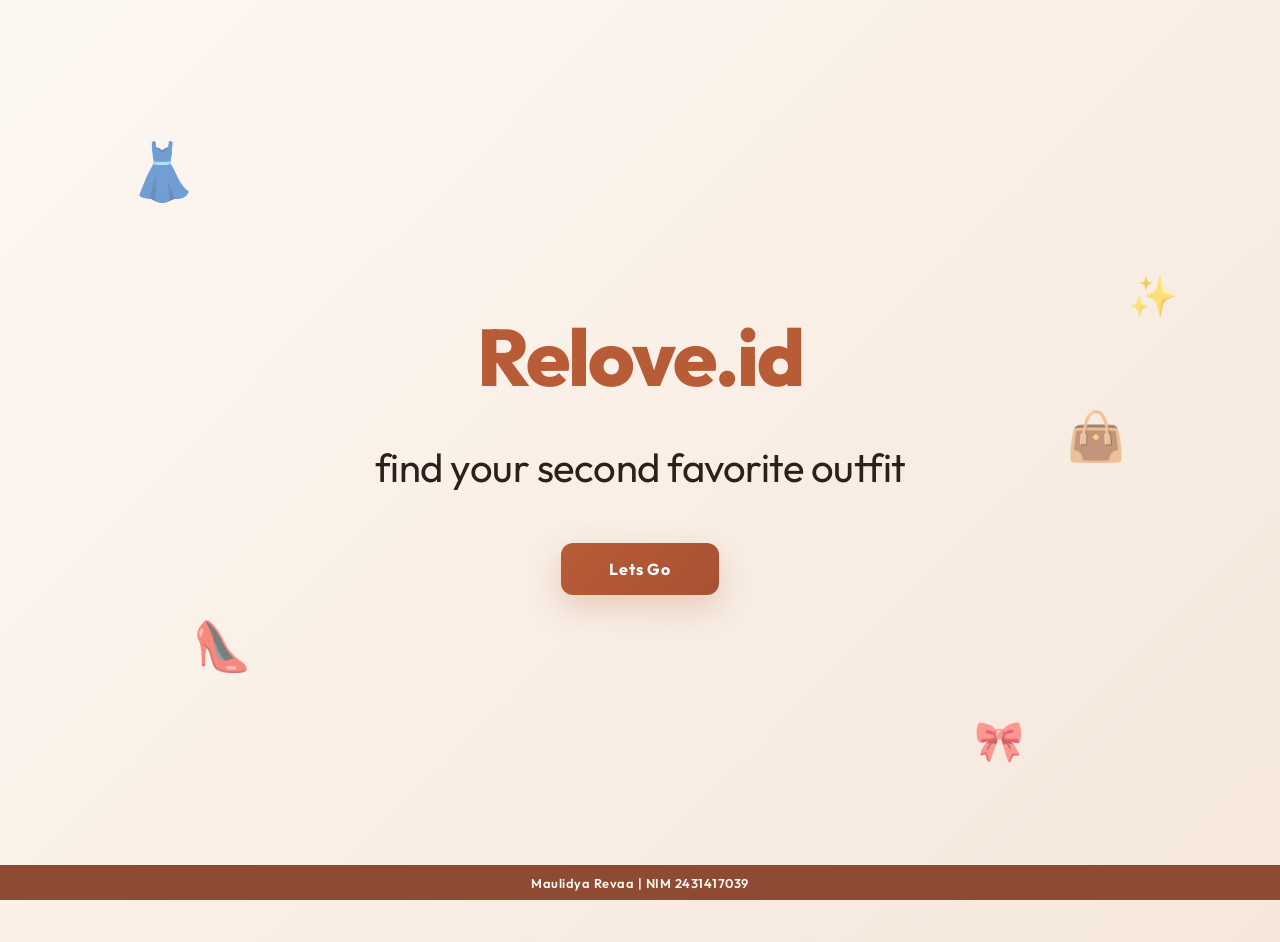
<file: index.html>
<!DOCTYPE html>
<html lang="id">
<head>
  <meta charset="UTF-8">
  <meta name="viewport" content="width=device-width, initial-scale=1.0">
  <title>Relove.id | Preloved Fashion</title>
  <link rel="preconnect" href="https://fonts.googleapis.com">
  <link rel="preconnect" href="https://fonts.gstatic.com" crossorigin>
  <link href="https://fonts.googleapis.com/css2?family=Outfit:wght@300;400;500;600;700;800&display=swap" rel="stylesheet">
  <link rel="stylesheet" href="css/shared/index.css">
</head>
<body>
  <main class="welcome-page">
    <div class="visual-backdrop">
      <div class="visual-item item-1">&#128087;</div>
      <div class="visual-item item-2">&#128092;</div>
      <div class="visual-item item-3">&#128096;</div>
      <div class="visual-item item-4">&#10024;</div>
      <div class="visual-item item-5">&#127872;</div>
    </div>

    <div class="welcome-container">
      <h1 class="brand-name">Relove.id</h1>
      <p class="headline-text">find your second favorite outfit</p>
      <button class="cta-button" id="startButton">Lets Go</button>
    </div>
  </main>
  <footer class="site-credit-bar">Maulidya Revaa | NIM 2431417039</footer>

  <script>
    document.getElementById("startButton").addEventListener("click", function () {
      window.location.href = "html/login.html";
    });
  </script>
</body>
</html>
</file>
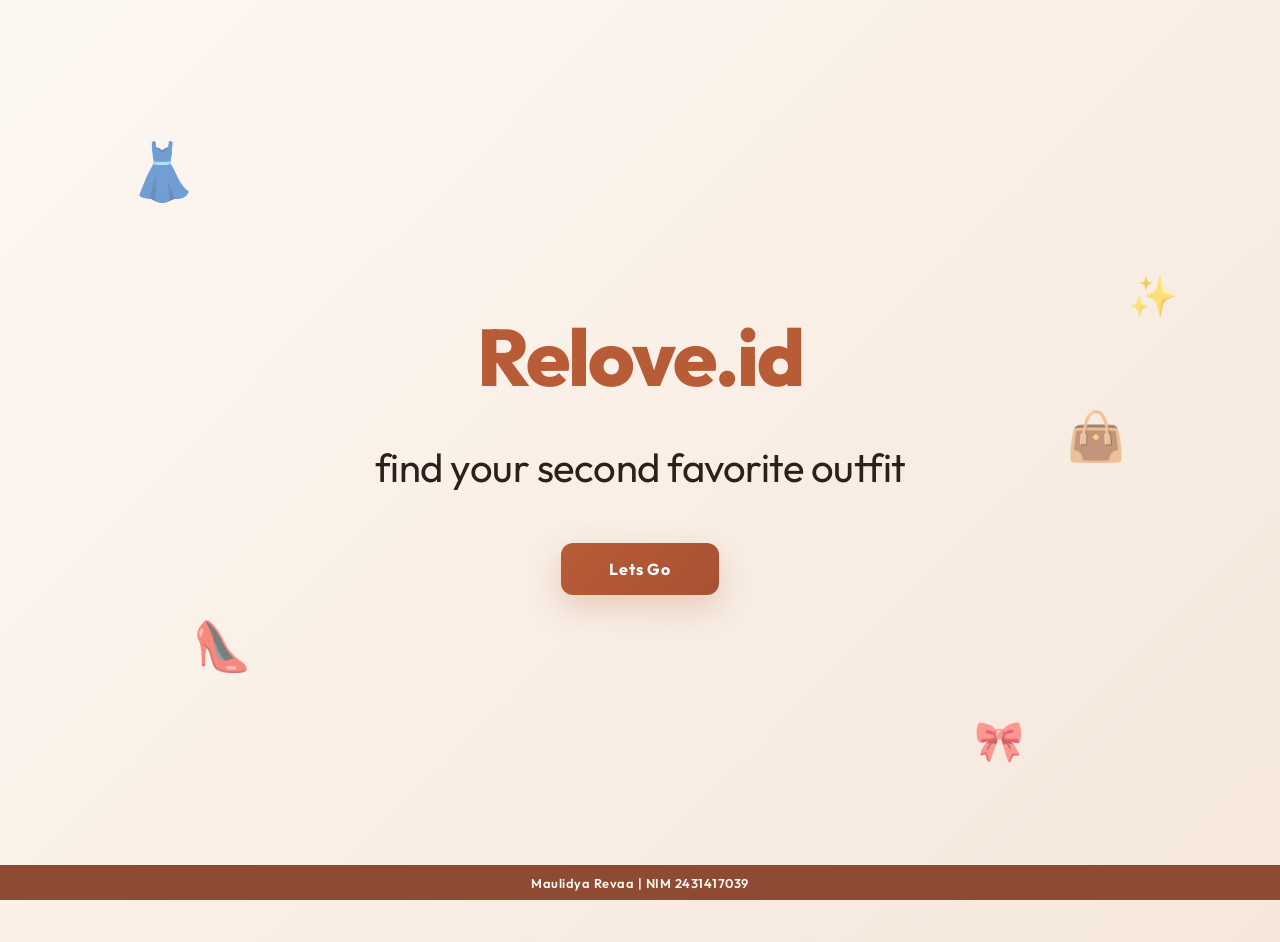
<file: html/index.html>
<!DOCTYPE html>
<html lang="id">
<head>
  <meta charset="UTF-8">
  <meta name="viewport" content="width=device-width, initial-scale=1.0">
  <title>Relove.id | Preloved Fashion</title>
  <link rel="preconnect" href="https://fonts.googleapis.com">
  <link rel="preconnect" href="https://fonts.gstatic.com" crossorigin>
  <link href="https://fonts.googleapis.com/css2?family=Outfit:wght@300;400;500;600;700;800&display=swap" rel="stylesheet">
  <link rel="stylesheet" href="../css/shared/index.css">
</head>
<body>
  <main class="welcome-page">
    <div class="visual-backdrop">
      <div class="visual-item item-1">&#128087;</div>
      <div class="visual-item item-2">&#128092;</div>
      <div class="visual-item item-3">&#128096;</div>
      <div class="visual-item item-4">&#10024;</div>
      <div class="visual-item item-5">&#127872;</div>
    </div>

    <div class="welcome-container">
      <h1 class="brand-name">Relove.id</h1>
      <p class="headline-text">find your second favorite outfit</p>
      <button class="cta-button" id="startButton">Lets Go</button>
    </div>
  </main>
  <footer class="site-credit-bar">Maulidya Revaa | NIM 2431417039</footer>

  <script>
    document.getElementById("startButton").addEventListener("click", function () {
      window.location.href = "login.html";
    });
  </script>
</body>
</html>
</file>
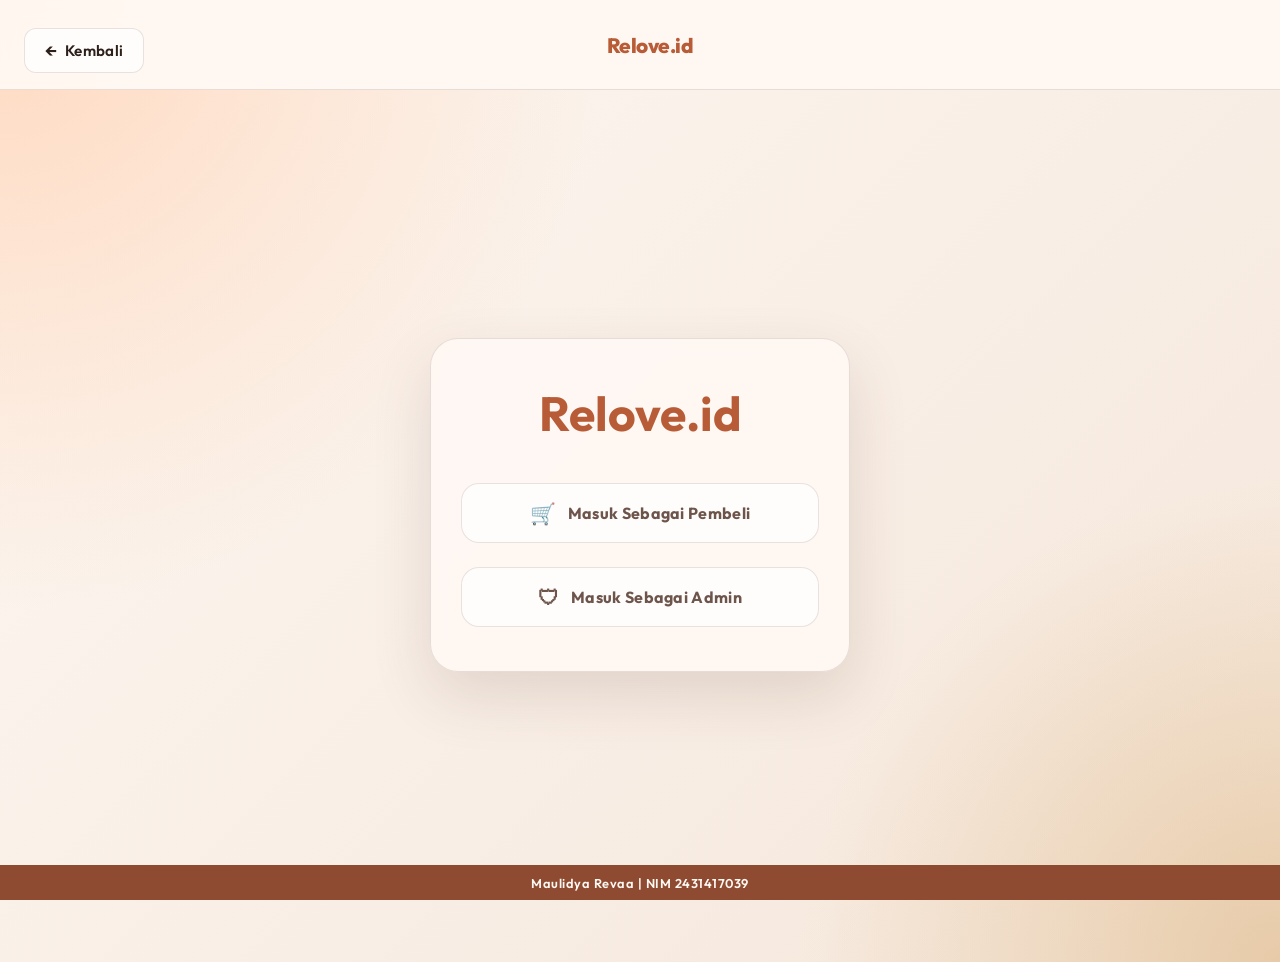
<file: html/login.html>
<!DOCTYPE html>
<html lang="id">
<head>
  <meta charset="UTF-8">
  <meta name="viewport" content="width=device-width, initial-scale=1.0">
  <title>Login | Preloved Personal</title>
  <link rel="preconnect" href="https://fonts.googleapis.com">
  <link rel="preconnect" href="https://fonts.gstatic.com" crossorigin>
  <link href="https://fonts.googleapis.com/css2?family=Outfit:wght@300;400;500;600;700&display=swap" rel="stylesheet">
  <link rel="stylesheet" href="../css/shared/login.css">
</head>
<body>
  <nav class="login-navbar">
    <div class="navbar-container">
      <button class="navbar-back" id="backButton" aria-label="Kembali ke halaman utama">
        <span class="back-arrow">&larr;</span>
        <span class="back-text">Kembali</span>
      </button>
      <h1 class="navbar-brand">Relove.id</h1>
      <div class="navbar-spacer"></div>
    </div>
  </nav>

  <main class="login-page">
    <section class="form-panel solo-panel">
      <div class="form-shell compact-shell">
        <h1 class="brand-title">Relove.id</h1>

        <div class="entry-options">
          <button class="entry-card entry-customer" type="button" id="guestButton">
            <span class="entry-icon">&#128722;</span>
            <span class="entry-title">Masuk sebagai pembeli</span>
          </button>

          <button class="entry-card entry-admin" type="button" id="openAdminModal">
            <span class="entry-icon">&#128737;</span>
            <span class="entry-title">Masuk sebagai admin</span>
          </button>
        </div>
      </div>
    </section>
  </main>
  <footer class="site-credit-bar">Maulidya Revaa | NIM 2431417039</footer>

  <div class="modal-backdrop" id="adminModal" aria-hidden="true">
    <section class="modal-dialog" role="dialog" aria-modal="true" aria-labelledby="adminModalTitle">
      <button class="modal-close" type="button" id="closeAdminModal" aria-label="Tutup pop up">&times;</button>
      <h2 id="adminModalTitle">Login admin</h2>

      <form class="login-form" id="adminLoginForm">
        <label for="adminEmail">Email admin</label>
        <input type="email" id="adminEmail" name="adminEmail" placeholder="admin@preloved.com" required>

        <label for="adminPassword">Kata sandi</label>
        <input type="password" id="adminPassword" name="adminPassword" placeholder="Masukkan kata sandi" required>

        <p class="login-hint">Gunakan email `admin@preloved.com` dan kata sandi `preloved123`.</p>
        <p class="login-message" id="loginMessage" aria-live="polite"></p>

        <button type="submit">Login Admin</button>
      </form>
    </section>
  </div>

  <script>
    const backButton = document.getElementById("backButton");
    const guestButton = document.getElementById("guestButton");
    const openAdminModal = document.getElementById("openAdminModal");
    const closeAdminModal = document.getElementById("closeAdminModal");
    const adminModal = document.getElementById("adminModal");
    const adminLoginForm = document.getElementById("adminLoginForm");
    const loginMessage = document.getElementById("loginMessage");

    const adminCredentials = {
      email: "admin@preloved.com",
      password: "preloved123"
    };

    backButton.addEventListener("click", function () {
      window.location.href = "../index.html";
    });

    function showModal() {
      adminModal.classList.add("is-open");
      adminModal.setAttribute("aria-hidden", "false");
      loginMessage.textContent = "";
    }

    function hideModal() {
      adminModal.classList.remove("is-open");
      adminModal.setAttribute("aria-hidden", "true");
      adminLoginForm.reset();
      loginMessage.textContent = "";
    }

    guestButton.addEventListener("click", function () {
      window.location.href = "customerView/dashboard.html";
    });

    openAdminModal.addEventListener("click", showModal);
    closeAdminModal.addEventListener("click", hideModal);

    adminModal.addEventListener("click", function (event) {
      if (event.target === adminModal) {
        hideModal();
      }
    });

    adminLoginForm.addEventListener("submit", function (event) {
      event.preventDefault();

      const email = document.getElementById("adminEmail").value.trim();
      const password = document.getElementById("adminPassword").value.trim();

      if (email === adminCredentials.email && password === adminCredentials.password) {
        loginMessage.textContent = "Login berhasil. Mengarahkan ke halaman admin...";
        loginMessage.classList.remove("is-error");
        loginMessage.classList.add("is-success");

        setTimeout(function () {
          window.location.href = "adminView/adminPage.html";
        }, 800);
        return;
      }

      loginMessage.textContent = "Email atau kata sandi admin tidak sesuai.";
      loginMessage.classList.remove("is-success");
      loginMessage.classList.add("is-error");
    });

    document.addEventListener("keydown", function (event) {
      if (event.key === "Escape" && adminModal.classList.contains("is-open")) {
        hideModal();
      }
    });
  </script>
</body>
</html>
</file>
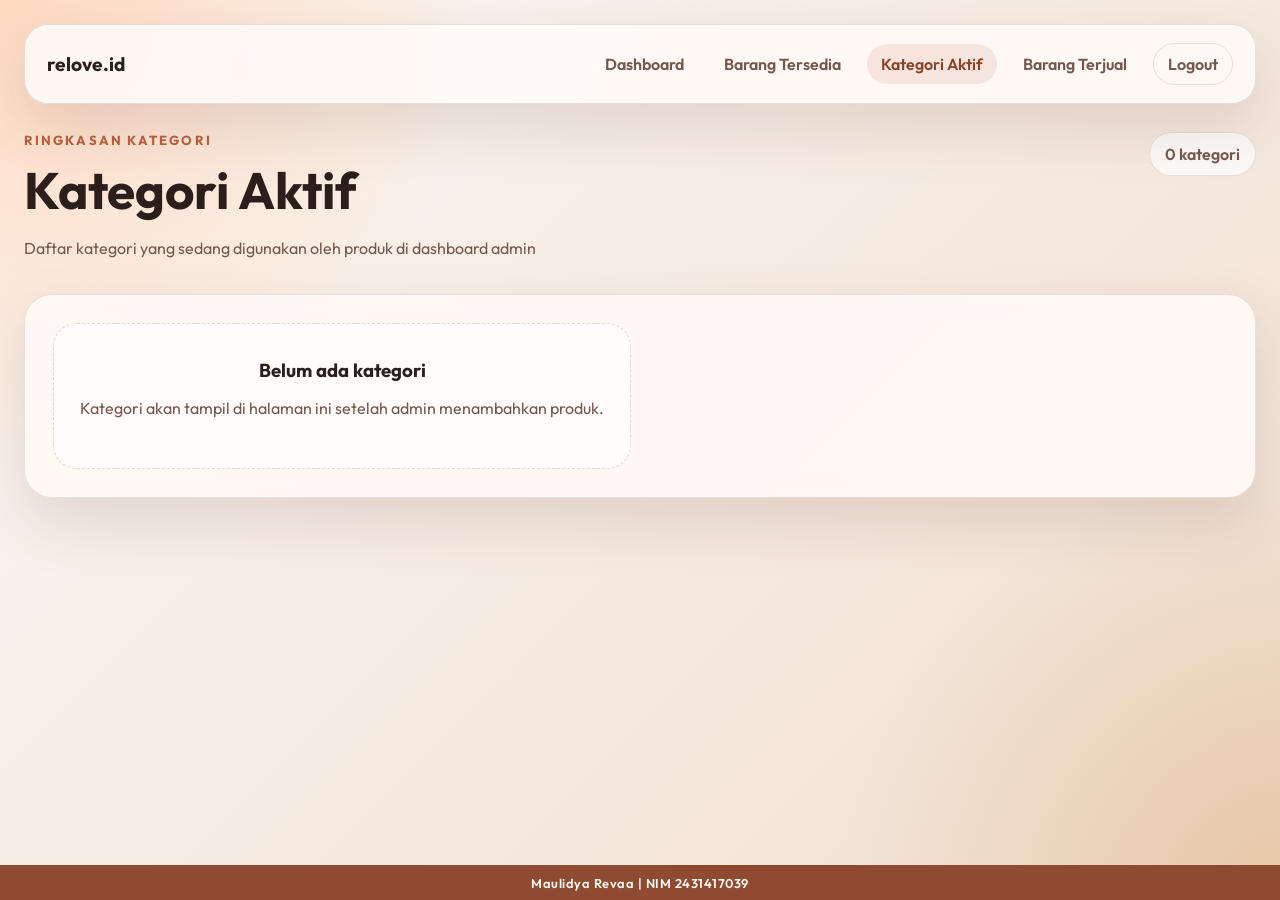
<file: html/adminView/kategori-aktif.html>
<!DOCTYPE html>
<html lang="id">
<head>
  <meta charset="UTF-8">
  <meta name="viewport" content="width=device-width, initial-scale=1.0">
  <title>Kategori Aktif - Relove.id</title>
  <link rel="preconnect" href="https://fonts.googleapis.com">
  <link rel="preconnect" href="https://fonts.gstatic.com" crossorigin>
  <link href="https://fonts.googleapis.com/css2?family=Outfit:wght@300;400;500;600;700;800&display=swap" rel="stylesheet">
  <link rel="stylesheet" href="../../css/admin/style.css">
</head>
<body data-page="categories">
  <main class="admin-shell">
    <nav class="admin-navbar">
      <a class="nav-brand" href="adminPage.html">Relove.id</a>
      <div class="nav-links">
        <a href="adminPage.html">Dashboard</a>
        <a href="barang-tersedia.html">Barang Tersedia</a>
        <a class="active" href="kategori-aktif.html">Kategori Aktif</a>
        <a href="barang-terjual.html">Barang Terjual</a>
        <a class="logout-link" href="login.html">Logout</a>
      </div>
    </nav>

    <header class="detail-page-header">
      <div>
        <p class="page-kicker">Ringkasan Kategori</p>
        <h1>Kategori Aktif</h1>
        <p class="meta-line">Daftar kategori yang sedang digunakan oleh produk di dashboard admin</p>
      </div>
      <span class="detail-counter" id="categoryCount">0 kategori</span>
    </header>

    <section class="panel">
      <div class="category-grid" id="categoryList">
        <article class="empty-state">
          <h3>Belum ada kategori</h3>
          <p>Kategori akan tampil di halaman ini setelah admin menambahkan produk.</p>
        </article>
      </div>
    </section>
  </main>
  <footer class="site-credit-bar">Maulidya Revaa | NIM 2431417039</footer>

  <script src="../../script/admin/script.js"></script>
</body>
</html>
</file>
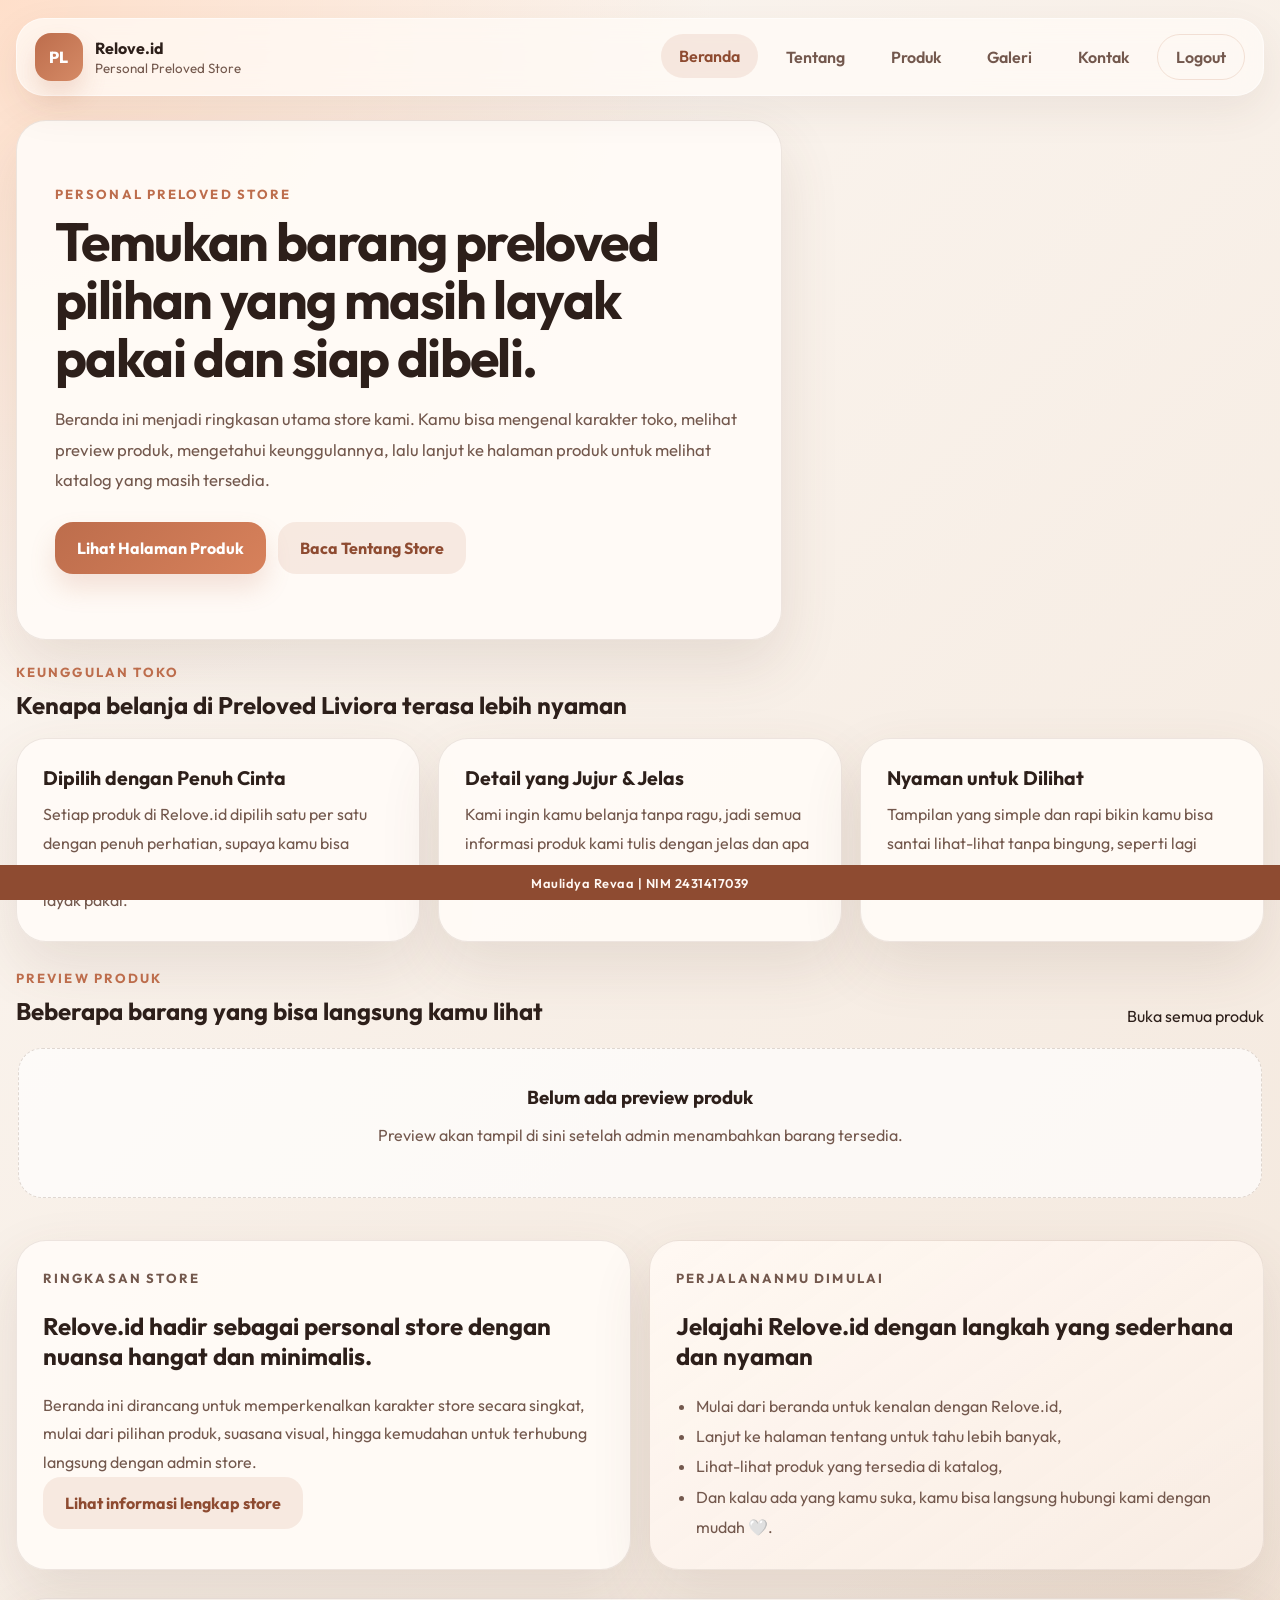
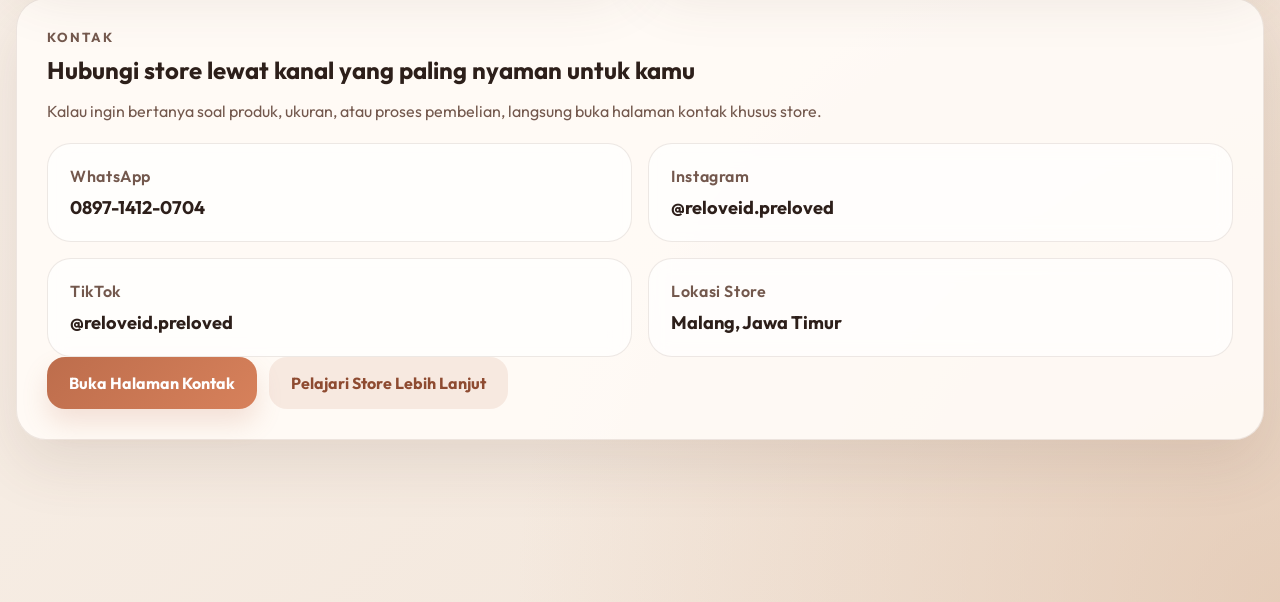
<file: html/customerView/dashboard.html>
<!DOCTYPE html>
<html lang="id">
<head>
  <meta charset="UTF-8">
  <meta name="viewport" content="width=device-width, initial-scale=1.0">
  <title>Beranda - Relove.id</title>
  <link rel="preconnect" href="https://fonts.googleapis.com">
  <link rel="preconnect" href="https://fonts.gstatic.com" crossorigin>
  <link href="https://fonts.googleapis.com/css2?family=Outfit:wght@300;400;500;600;700;800&display=swap" rel="stylesheet">
  <link rel="stylesheet" href="../../css/customer/dashboard.css">
</head>
<body>
  <main class="guest-shell">
    <header class="topbar">
      <a class="brand" href="dashboard.html">
        <span class="brand-mark" id="brandMark">PL</span>
        <span class="brand-copy">
          <strong>Relove.id</strong>
          <small>Personal Preloved Store</small>
        </span>
      </a>

      <nav class="topnav" aria-label="Navigasi utama">
        <a href="dashboard.html">Beranda</a>
        <a href="tentangKami.html">Tentang</a>
        <a href="produk.html">Produk</a>
        <a href="galeri.html">Galeri</a>
        <a href="kontak.html">Kontak</a>
        <a class="topnav-utility" href="../login.html">Logout</a>
      </nav>
    </header>

    <div class="guest-content">
      <section class="hero-section" id="hero">
        <div class="hero-copy">
          <p class="hero-kicker">Personal Preloved Store</p>
          <h1>Temukan barang preloved pilihan yang masih layak pakai dan siap dibeli.</h1>
          <p class="hero-text">
            Beranda ini menjadi ringkasan utama store kami. Kamu bisa mengenal karakter toko,
            melihat preview produk, mengetahui keunggulannya, lalu lanjut ke halaman produk
            untuk melihat katalog yang masih tersedia.
          </p>
          <div class="hero-actions">
            <a class="primary-link" href="produk.html">Lihat Halaman Produk</a>
            <a class="secondary-link" href="tentangKami.html">Baca Tentang Store</a>
          </div>
        </div>
      </section>

      <section class="feature-section">
        <div class="section-head">
          <div>
            <p class="section-kicker">Keunggulan Toko</p>
            <h2>Kenapa belanja di Preloved Liviora terasa lebih nyaman</h2>
          </div>
        </div>

        <div class="feature-grid">
          <article class="feature-card">
            <h3>Dipilih dengan Penuh Cinta</h3>
            <p>Setiap produk di Relove.id dipilih satu per satu dengan penuh perhatian, supaya kamu bisa mendapatkan barang yang masih cantik dan layak pakai.</p>
          </article>
          <article class="feature-card">
            <h3>Detail yang Jujur & Jelas</h3>
            <p>Kami ingin kamu belanja tanpa ragu, jadi semua informasi produk kami tulis dengan jelas dan apa adanya.</p>
          </article>
          <article class="feature-card">
            <h3>Nyaman untuk Dilihat</h3>
            <p>Tampilan yang simple dan rapi bikin kamu bisa santai lihat-lihat tanpa bingung, seperti lagi window shopping dari rumah.</p>
          </article>
        </div>
      </section>

      <section class="preview-section">
        <div class="section-head">
          <div>
            <p class="section-kicker">Preview Produk</p>
            <h2>Beberapa barang yang bisa langsung kamu lihat</h2>
          </div>
          <a class="text-link" href="produk.html">Buka semua produk</a>
        </div>

        <div class="preview-grid preview-grid--scroll" id="previewProductList">
          <article class="empty-state">
            <h3>Belum ada preview produk</h3>
            <p>Preview akan tampil di sini setelah admin menambahkan barang tersedia.</p>
          </article>
        </div>
      </section>

      <section class="summary-section">
        <article class="summary-panel">
          <p class="section-kicker">Ringkasan Store</p>
          <h2>Relove.id hadir sebagai personal store dengan nuansa hangat dan minimalis.</h2>
          <p>
            Beranda ini dirancang untuk memperkenalkan karakter store secara singkat, mulai dari pilihan produk,
            suasana visual, hingga kemudahan untuk terhubung langsung dengan admin store.
          </p>
          <a class="secondary-link" href="tentangKami.html">Lihat informasi lengkap store</a>
        </article>

        <article class="summary-panel summary-panel--accent">
          <p class="section-kicker">Perjalananmu Dimulai</p>
          <h2>Jelajahi Relove.id dengan langkah yang sederhana dan nyaman</h2>
          <ul class="summary-list">
            <li>Mulai dari beranda untuk kenalan dengan Relove.id,</li>
            <li>Lanjut ke halaman tentang untuk tahu lebih banyak,</li>
            <li>Lihat-lihat produk yang tersedia di katalog,</li>
            <li>Dan kalau ada yang kamu suka, kamu bisa langsung hubungi kami dengan mudah 🤍.</li>
          </ul>
        </article>
      </section>

      <section class="contact-section">
        <div class="contact-card">
          <p class="section-kicker">Kontak</p>
          <h2>Hubungi store lewat kanal yang paling nyaman untuk kamu</h2>
          <p class="contact-lead">
            Kalau ingin bertanya soal produk, ukuran, atau proses pembelian, langsung buka halaman kontak khusus store.
          </p>
          <div class="contact-page-grid contact-page-grid--contact contact-page-grid--home">
            <article class="contact-channel-card">
              <span>WhatsApp</span>
              <strong>0897-1412-0704</strong>
            </article>
            <article class="contact-channel-card">
              <span>Instagram</span>
              <strong>@reloveid.preloved</strong>
            </article>
            <article class="contact-channel-card">
              <span>TikTok</span>
              <strong>@reloveid.preloved</strong>
            </article>
            <article class="contact-channel-card">
              <span>Lokasi Store</span>
              <strong>Malang, Jawa Timur</strong>
            </article>
          </div>
          <div class="hero-actions">
            <a class="primary-link" href="kontak.html" id="contactPromptButton">Buka Halaman Kontak</a>
            <a class="secondary-link" href="tentangKami.html">Pelajari Store Lebih Lanjut</a>
          </div>
        </div>
      </section>
    </div>
  </main>
  <footer class="site-credit-bar">Maulidya Revaa | NIM 2431417039</footer>

  <script src="../../script/customer/guest-page.js"></script>
  <script src="../../script/customer/dashboard.js"></script>
</body>
</html>
</file>
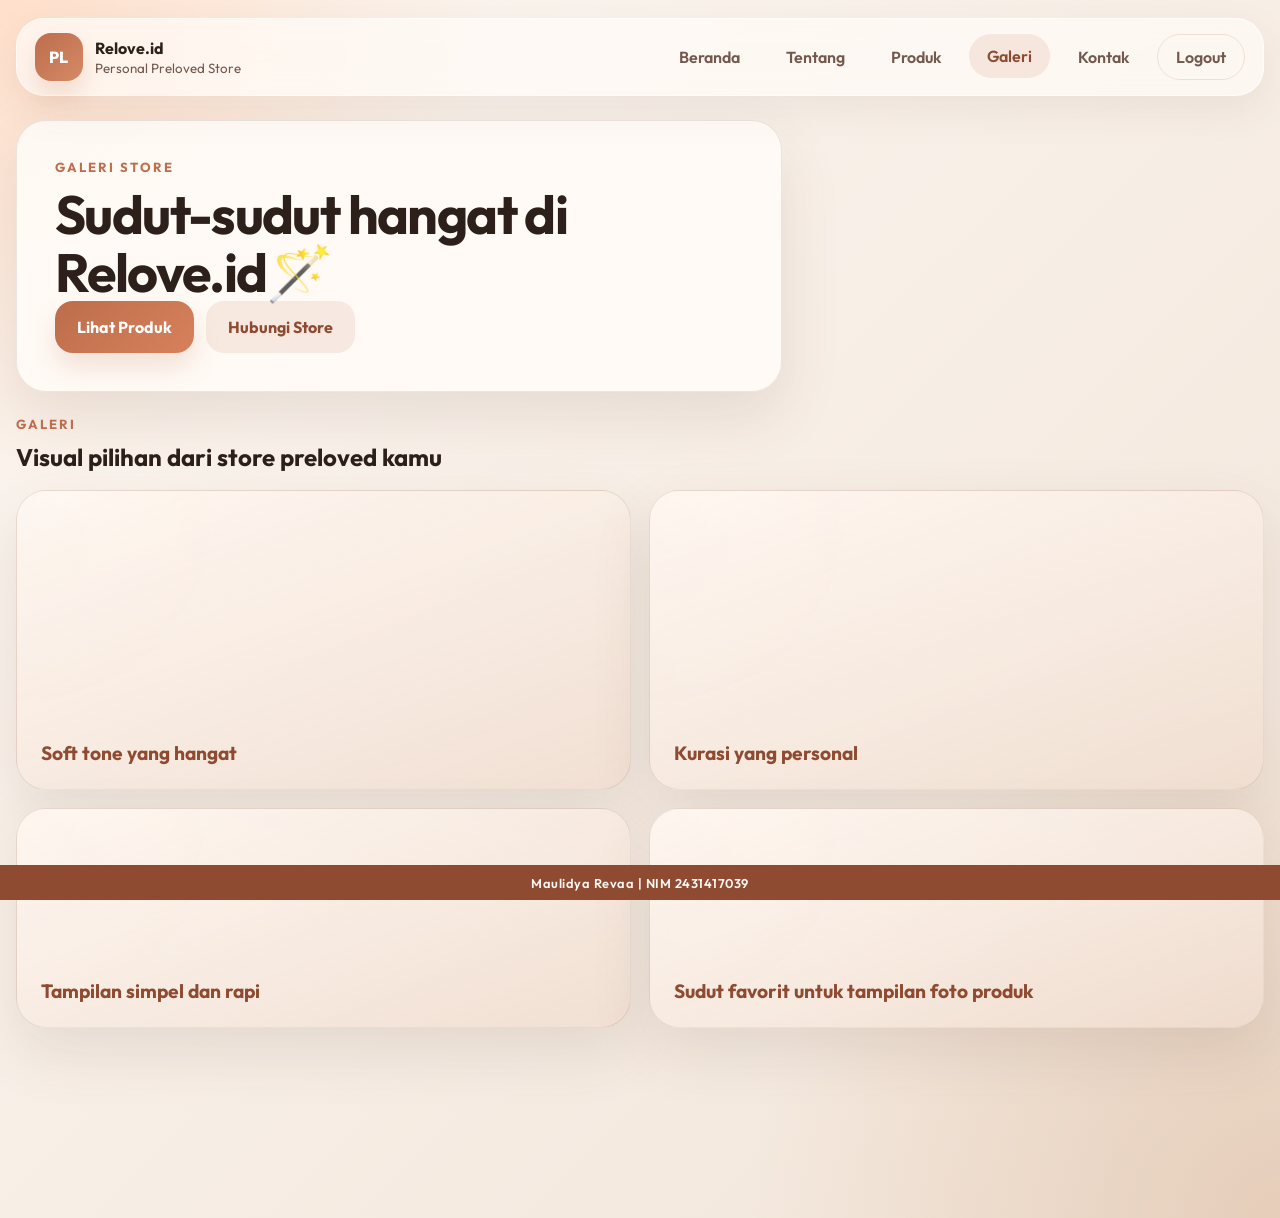
<file: html/customerView/galeri.html>
<!DOCTYPE html>
<html lang="id">
<head>
  <meta charset="UTF-8">
  <meta name="viewport" content="width=device-width, initial-scale=1.0">
  <title>Galeri - Relove.id</title>
  <link rel="preconnect" href="https://fonts.googleapis.com">
  <link rel="preconnect" href="https://fonts.gstatic.com" crossorigin>
  <link href="https://fonts.googleapis.com/css2?family=Outfit:wght@300;400;500;600;700;800&display=swap" rel="stylesheet">
  <link rel="stylesheet" href="../../css/customer/dashboard.css">
</head>
<body>
  <main class="guest-shell">
    <header class="topbar">
      <a class="brand" href="dashboard.html">
        <span class="brand-mark" id="brandMark">PL</span>
        <span class="brand-copy">
          <strong>Relove.id</strong>
          <small>Personal Preloved Store</small>
        </span>
      </a>

      <nav class="topnav" aria-label="Navigasi utama">
        <a href="dashboard.html">Beranda</a>
        <a href="tentangKami.html">Tentang</a>
        <a href="produk.html">Produk</a>
        <a href="galeri.html">Galeri</a>
        <a href="kontak.html">Kontak</a>
        <a class="topnav-utility" href="../login.html">Logout</a>
      </nav>
    </header>

    <div class="guest-content">
      <section class="hero-section about-hero">
        <div class="hero-copy">
          <p class="hero-kicker">Galeri Store</p>
          <h1>Sudut-sudut hangat di Relove.id🪄</h1>
          <div class="hero-actions">
            <a class="primary-link" href="produk.html">Lihat Produk</a>
            <a class="secondary-link" href="kontak.html">Hubungi Store</a>
          </div>
        </div>
      </section>

      <section class="gallery-section">
        <div class="section-head">
          <div>
            <p class="section-kicker">Galeri</p>
            <h2>Visual pilihan dari store preloved kamu</h2>
          </div>
        </div>

        <div class="gallery-grid gallery-grid--page gallery-grid--two-col">
          <article class="gallery-card gallery-card--large" id="galleryCardOne" data-visual="galleryOne">
            <span>Soft tone yang hangat</span>
          </article>
          <article class="gallery-card" id="galleryCardTwo" data-visual="galleryTwo">
            <span>Kurasi yang personal</span>
          </article>
          <article class="gallery-card" id="galleryCardThree" data-visual="galleryThree">
            <span>Tampilan simpel dan rapi</span>
          </article>
          <article class="gallery-card" data-visual="galleryFour">
            <span>Sudut favorit untuk tampilan foto produk</span>
          </article>
        </div>
      </section>
    </div>
  </main>
  <footer class="site-credit-bar">Maulidya Revaa | NIM 2431417039</footer>

  <script src="../../script/customer/guest-page.js"></script>
</body>
</html>
</file>
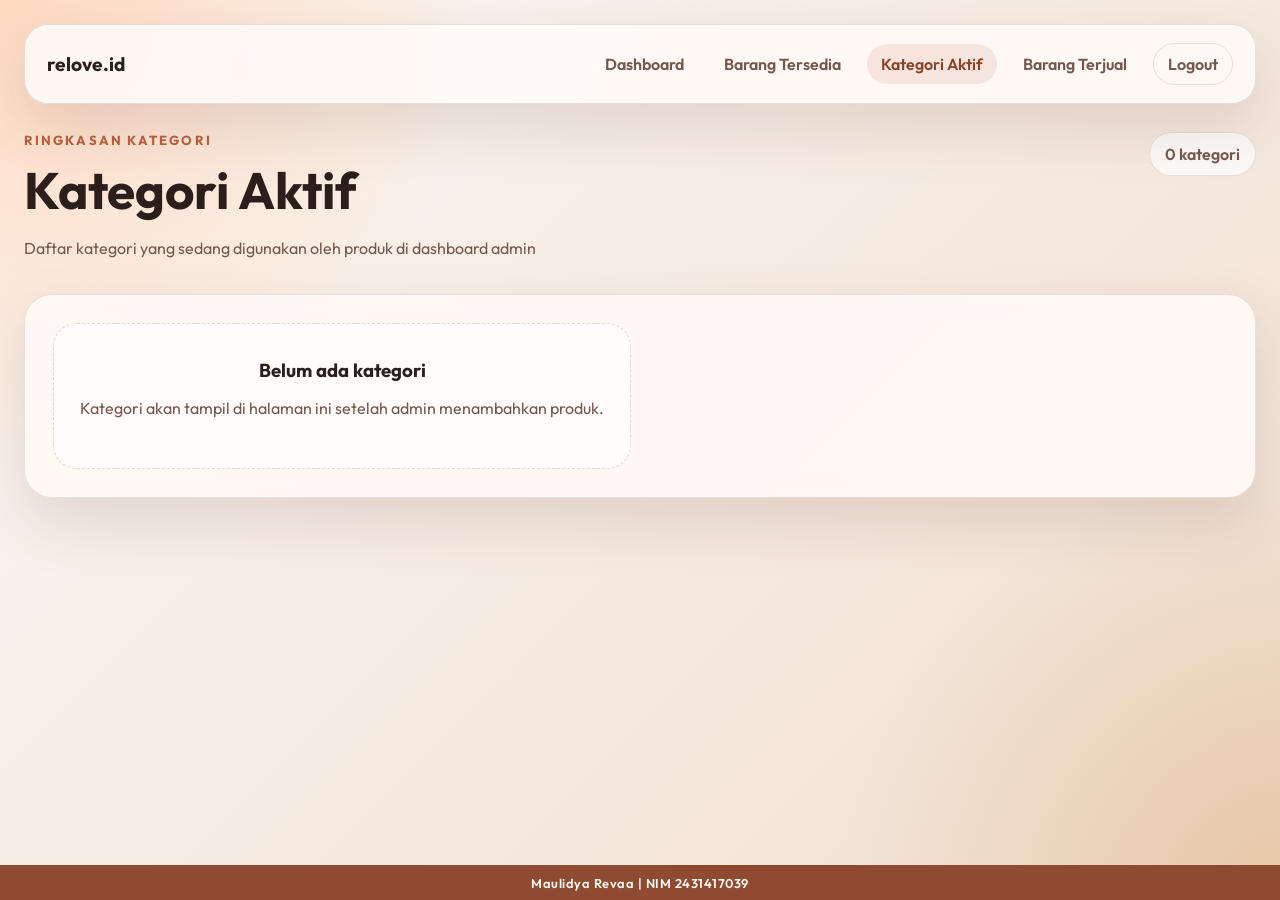
<file: html/customerView/kategori-aktif.html>
<!DOCTYPE html>
<html lang="id">
<head>
  <meta charset="UTF-8">
  <meta name="viewport" content="width=device-width, initial-scale=1.0">
  <title>Kategori Aktif - Relove.id</title>
  <link rel="preconnect" href="https://fonts.googleapis.com">
  <link rel="preconnect" href="https://fonts.gstatic.com" crossorigin>
  <link href="https://fonts.googleapis.com/css2?family=Outfit:wght@300;400;500;600;700;800&display=swap" rel="stylesheet">
  <link rel="stylesheet" href="../../css/admin/adminPage.css">
</head>
<body data-page="categories">
  <main class="admin-shell">
    <nav class="admin-navbar">
      <a class="nav-brand" href="adminPage.html">Relove.id</a>
      <div class="nav-links">
        <a href="adminPage.html">Dashboard</a>
        <a href="barang-tersedia.html">Barang Tersedia</a>
        <a class="active" href="kategori-aktif.html">Kategori Aktif</a>
        <a href="barang-terjual.html">Barang Terjual</a>
        <a class="logout-link" href="../login.html">Logout</a>
      </div>
    </nav>

    <header class="detail-page-header">
      <div>
        <p class="page-kicker">Ringkasan Kategori</p>
        <h1>Kategori Aktif</h1>
        <p class="meta-line">Daftar kategori yang sedang digunakan oleh produk di dashboard admin</p>
      </div>
      <span class="detail-counter" id="categoryCount">0 kategori</span>
    </header>

    <section class="panel">
      <div class="category-grid" id="categoryList">
        <article class="empty-state">
          <h3>Belum ada kategori</h3>
          <p>Kategori akan tampil di halaman ini setelah admin menambahkan produk.</p>
        </article>
      </div>
    </section>
  </main>
  <footer class="site-credit-bar">Maulidya Revaa | NIM 2431417039</footer>

  <script src="../../script/admin/script.js"></script>
</body>
</html>
</file>
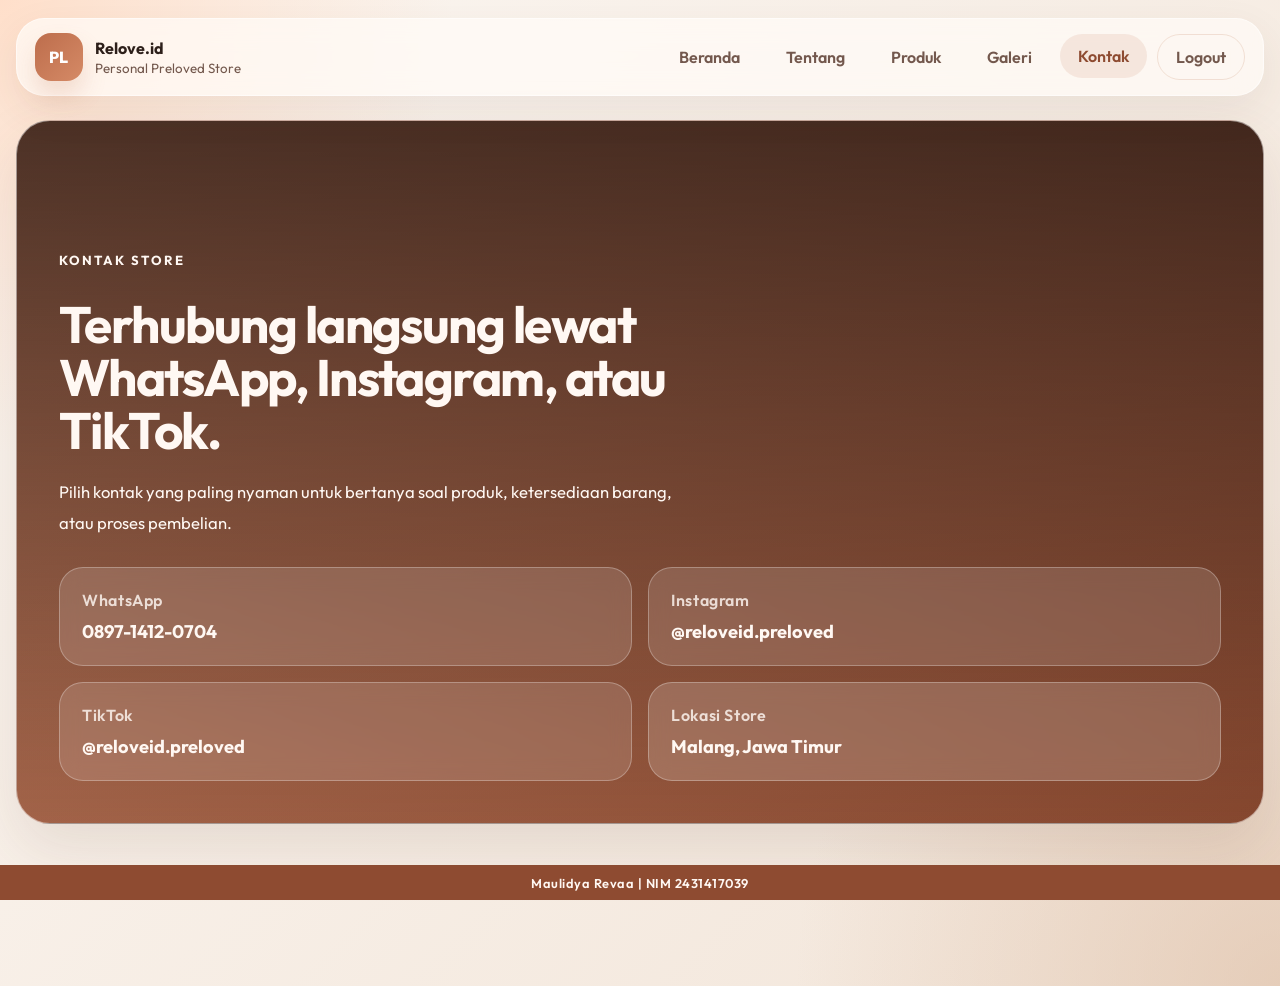
<file: html/customerView/kontak.html>
<!DOCTYPE html>
<html lang="id">
<head>
  <meta charset="UTF-8">
  <meta name="viewport" content="width=device-width, initial-scale=1.0">
  <title>Kontak - Relove.id</title>
  <link rel="preconnect" href="https://fonts.googleapis.com">
  <link rel="preconnect" href="https://fonts.gstatic.com" crossorigin>
  <link href="https://fonts.googleapis.com/css2?family=Outfit:wght@300;400;500;600;700;800&display=swap" rel="stylesheet">
  <link rel="stylesheet" href="../../css/customer/dashboard.css">
</head>
<body class="contact-page">
  <main class="guest-shell">
    <header class="topbar">
      <a class="brand" href="dashboard.html">
        <span class="brand-mark" id="brandMark">PL</span>
        <span class="brand-copy">
          <strong>Relove.id</strong>
          <small>Personal Preloved Store</small>
        </span>
      </a>

      <nav class="topnav" aria-label="Navigasi utama">
        <a href="dashboard.html">Beranda</a>
        <a href="tentangKami.html">Tentang</a>
        <a href="produk.html">Produk</a>
        <a href="galeri.html">Galeri</a>
        <a href="kontak.html">Kontak</a>
        <a class="topnav-utility" href="../login.html">Logout</a>
      </nav>
    </header>

    <div class="guest-content">
      <section class="contact-hero" id="contactHero">
        <div class="contact-hero-overlay">
          <p class="hero-kicker">Kontak Store</p>
          <h1>Terhubung langsung lewat WhatsApp, Instagram, atau TikTok.</h1>
          <p class="hero-text">
            Pilih kontak yang paling nyaman untuk bertanya soal produk, ketersediaan barang, atau proses pembelian.
          </p>

          <div class="contact-page-grid contact-page-grid--contact">
            <article class="contact-channel-card">
              <span>WhatsApp</span>
              <strong>0897-1412-0704</strong>
            </article>
            <article class="contact-channel-card">
              <span>Instagram</span>
              <strong>@reloveid.preloved</strong>
            </article>
            <article class="contact-channel-card">
              <span>TikTok</span>
              <strong>@reloveid.preloved</strong>
            </article>
            <article class="contact-channel-card contact-channel-card--location">
              <span>Lokasi Store</span>
              <strong>Malang, Jawa Timur</strong>
            </article>
          </div>
        </div>
      </section>
    </div>
  </main>
  <footer class="site-credit-bar">Maulidya Revaa | NIM 2431417039</footer>

  <script src="../../script/customer/guest-page.js"></script>
</body>
</html>
</file>
<file: css/shared/index.css>
:root {
  --bg-main: #f8efe7;
  --text-main: #2d1f1a;
  --text-soft: #6e554b;
  --accent: #b85c38;
  --accent-dark: #8f4324;
}

* {
  margin: 0;
  padding: 0;
  box-sizing: border-box;
}

body {
  min-height: 100vh;
  font-family: "Outfit", sans-serif;
  color: var(--text-main);
  background: linear-gradient(135deg, #fdf7f2 0%, #f5e7db 100%);
  padding-bottom: 42px;
}

.welcome-page {
  min-height: 100vh;
  display: flex;
  align-items: center;
  justify-content: center;
  padding: 24px;
}

.welcome-container {
  display: flex;
  flex-direction: column;
  align-items: center;
  justify-content: center;
  gap: 32px;
  text-align: center;
}

.brand-name {
  margin: 0;
  font-size: clamp(3rem, 8vw, 5rem);
  font-weight: 800;
  color: var(--accent);
  letter-spacing: -2px;
}

.headline-text {
  margin: 0;
  font-size: clamp(1.5rem, 4vw, 2.5rem);
  font-weight: 400;
  color: var(--text-main);
  line-height: 1.4;
  letter-spacing: -0.5px;
}

.visual-backdrop {
  position: fixed;
  top: 0;
  left: 0;
  width: 100%;
  height: 100vh;
  pointer-events: none;
  z-index: 1;
}

.visual-item {
  position: absolute;
  font-size: 3.5rem;
  opacity: 0.6;
  animation: float 6s ease-in-out infinite;
}

.item-1 {
  top: 15%;
  left: 10%;
  animation-delay: 0s;
}

.item-2 {
  top: 45%;
  right: 12%;
  font-size: 3rem;
  animation-delay: 1s;
}

.item-3 {
  bottom: 25%;
  left: 15%;
  font-size: 3rem;
  animation-delay: 0.5s;
}

.item-4 {
  top: 30%;
  right: 8%;
  font-size: 2.5rem;
  animation-delay: 1.5s;
}

.item-5 {
  bottom: 15%;
  right: 20%;
  font-size: 2.5rem;
  animation-delay: 2s;
}

@keyframes float {
  0%, 100% {
    transform: translateY(0px) rotate(0deg);
  }
  50% {
    transform: translateY(-30px) rotate(10deg);
  }
}

.welcome-container {
  position: relative;
  z-index: 2;
}

.cta-button {
  padding: 16px 48px;
  font-size: 1rem;
  font-weight: 700;
  text-transform: capitalize;
  color: white;
  background: linear-gradient(135deg, var(--accent) 0%, #a85133 100%);
  border: none;
  border-radius: 12px;
  cursor: pointer;
  box-shadow: 0 12px 32px rgba(184, 92, 56, 0.25);
  transition: all 0.3s ease;
  font-family: "Outfit", sans-serif;
  letter-spacing: 0.05em;
  margin-top: 16px;
  position: relative;
  z-index: 10;
}

.cta-button:hover {
  transform: translateY(-3px);
  box-shadow: 0 16px 40px rgba(184, 92, 56, 0.35);
  background: linear-gradient(135deg, #a85133 0%, #8f4324 100%);
}

.cta-button:active {
  transform: translateY(-1px);
}

.site-credit-bar {
  position: fixed;
  right: 0;
  bottom: 0;
  left: 0;
  z-index: 100;
  padding: 9px 16px;
  border-top: 1px solid rgba(108, 74, 57, 0.08);
  background: #8e4b31;
  backdrop-filter: blur(10px);
  color: #fff7f2;
  font-size: 0.8rem;
  font-weight: 600;
  text-align: center;
  letter-spacing: 0.04em;
  pointer-events: none;
}

@media (max-width: 768px) {
  .welcome-container {
    gap: 24px;
  }

  .brand-name {
    font-size: 2.5rem;
  }

  .headline-text {
    font-size: 1.3rem;
  }

  .cta-button {
    padding: 14px 40px;
    font-size: 0.95rem;
  }
}

@media (max-width: 480px) {
  .welcome-page {
    padding: 16px;
  }

  .welcome-container {
    gap: 20px;
  }

  .brand-name {
    font-size: 2rem;
  }

  .headline-text {
    font-size: 1.1rem;
  }

  .cta-button {
    padding: 12px 32px;
    font-size: 0.9rem;
  }
}
</file>
<file: css/shared/login.css>
:root {
  --bg-main: #f8efe7;
  --bg-soft: rgba(255, 255, 255, 0.72);
  --bg-card: rgba(255, 248, 243, 0.92);
  --text-main: #2d1f1a;
  --text-soft: #6e554b;
  --accent: #b85c38;
  --accent-dark: #8f4324;
  --line: rgba(93, 57, 43, 0.14);
  --shadow: 0 24px 60px rgba(87, 52, 39, 0.14);
}

* {
  box-sizing: border-box;
}

body {
  margin: 0;
  min-height: 100vh;
  font-family: "Outfit", sans-serif;
  color: var(--text-main);
  background:
    radial-gradient(circle at top left, rgba(255, 214, 186, 0.9), transparent 38%),
    radial-gradient(circle at bottom right, rgba(222, 184, 135, 0.6), transparent 30%),
    linear-gradient(135deg, #fdf7f2 0%, #f5e7db 100%);
  padding-bottom: 42px;
}

/* ===== NAVBAR ===== */

.login-navbar {
  position: sticky;
  top: 0;
  z-index: 100;
  background: rgba(255, 248, 243, 0.95);
  border-bottom: 1px solid var(--line);
  backdrop-filter: blur(10px);
}

.navbar-container {
  max-width: 1360px;
  margin: 0 auto;
  padding: 16px 24px;
  display: flex;
  align-items: center;
  justify-content: space-between;
  gap: 24px;
}

.navbar-back {
  display: flex;
  align-items: center;
  gap: 8px;
  padding: 10px 20px;
  border: 1px solid var(--line);
  border-radius: 12px;
  background: rgba(255, 255, 255, 0.7);
  color: var(--text-main);
  font-family: "Outfit", sans-serif;
  font-size: 0.95rem;
  font-weight: 600;
  cursor: pointer;
  transition: all 0.3s ease;
  white-space: nowrap;
}

.navbar-back:hover {
  background: rgba(255, 255, 255, 0.9);
  border-color: var(--accent);
  color: var(--accent);
  transform: translateX(-2px);
}

.navbar-back:active {
  transform: translateX(-1px);
}

.back-arrow {
  font-size: 1.1rem;
  display: inline-block;
}

.back-text {
  letter-spacing: 0.02em;
}

.navbar-brand {
  margin: 0;
  font-size: 1.3rem;
  font-weight: 800;
  color: var(--accent);
  letter-spacing: -0.5px;
  flex: 1;
  text-align: center;
}

.navbar-spacer {
  width: 100px;
  flex-shrink: 0;
}

.login-page {
  min-height: calc(100vh - 70px);
  display: flex;
  align-items: center;
  justify-content: center;
  padding: 24px;
}

.eyebrow,
.form-tag {
  margin: 0 0 14px;
  font-size: 0.85rem;
  font-weight: 700;
  letter-spacing: 0.18em;
  text-transform: uppercase;
  color: var(--accent);
}

.form-shell h2 {
  margin: 0;
  line-height: 1.1;
}

.form-description {
  color: var(--text-soft);
  font-size: 1rem;
  line-height: 1.8;
}

.form-shell {
  border: 1px solid var(--line);
  border-radius: 28px;
  box-shadow: var(--shadow);
  backdrop-filter: blur(10px);
}

.form-panel {
  display: flex;
  align-items: center;
  justify-content: center;
}

.form-shell {
  width: min(100%, 480px);
  padding: 38px;
  background: var(--bg-card);
}

.solo-panel {
  width: 100%;
}

.compact-shell {
  width: min(100%, 420px);
  padding: 44px 30px;
}

.brand-title {
  margin: 0 0 28px;
  text-align: center;
  font-size: clamp(2rem, 4vw, 3rem);
  font-weight: 700;
  color: var(--accent);
}

/* ===== ENTRY CARDS ===== */

.login-form {
  display: flex;
  flex-direction: column;
  gap: 14px;
}

.entry-options {
  display: grid;
  gap: 12px;
}

.entry-card {
  display: flex;
  align-items: center;
  justify-content: center;
  gap: 12px;
  width: 100%;
  padding: 16px 20px;
  border: 1px solid var(--line);
  border-radius: 18px;
  background: rgba(255, 255, 255, 0.7);
  text-align: center;
  color: var(--text-soft);
  cursor: pointer;
  transition: all 0.3s ease;
}

.entry-card:hover {
  transform: translateY(-2px);
  background: rgba(255, 255, 255, 0.85);
}

.entry-icon {
  font-size: 1.3rem;
}

.entry-title {
  display: block;
  font-size: 1rem;
  font-weight: 700;
  text-transform: capitalize;
  letter-spacing: 0.02em;
}

.entry-copy {
  display: block;
  color: var(--text-soft);
  line-height: 1.7;
  font-size: 0.95rem;
}

.login-form label,
.role-fieldset legend {
  font-weight: 600;
}

.login-form input[type="email"],
.login-form input[type="password"] {
  width: 100%;
  padding: 16px 18px;
  border: 1px solid rgba(122, 89, 75, 0.2);
  border-radius: 16px;
  background: #fff;
  font: inherit;
  color: var(--text-main);
}

.login-form input::placeholder {
  color: #ad9489;
}

.login-form input:focus {
  outline: 2px solid rgba(184, 92, 56, 0.2);
  border-color: var(--accent);
}

.role-fieldset {
  margin: 10px 0 4px;
  padding: 18px;
  border: 1px solid var(--line);
  border-radius: 20px;
}

.role-option {
  display: flex;
  align-items: flex-start;
  gap: 12px;
  padding: 14px 0;
  cursor: pointer;
}

.role-option + .role-option {
  border-top: 1px solid var(--line);
}

.role-option input {
  margin-top: 5px;
  accent-color: var(--accent);
}

.role-option span {
  display: flex;
  flex-direction: column;
  gap: 4px;
}

.role-option small {
  color: var(--text-soft);
  font-size: 0.9rem;
}

button {
  margin-top: 12px;
  padding: 16px 18px;
  border: none;
  border-radius: 16px;
  background: linear-gradient(135deg, var(--accent) 0%, #d47b54 100%);
  color: #fff;
  font: inherit;
  font-weight: 700;
  cursor: pointer;
  transition: transform 0.2s ease, box-shadow 0.2s ease, background 0.2s ease;
}

button:hover {
  transform: translateY(-2px);
  box-shadow: 0 18px 30px rgba(184, 92, 56, 0.28);
  background: linear-gradient(135deg, var(--accent-dark) 0%, var(--accent) 100%);
}

.quick-links {
  display: flex;
  justify-content: space-between;
  gap: 12px;
  margin-top: 20px;
}

.quick-links a {
  color: var(--accent-dark);
  text-decoration: none;
  font-weight: 600;
}

.quick-links a:hover {
  text-decoration: underline;
}

.modal-backdrop {
  position: fixed;
  inset: 0;
  display: none;
  align-items: center;
  justify-content: center;
  padding: 20px;
  background: rgba(34, 19, 14, 0.46);
}

.modal-backdrop.is-open {
  display: flex;
}

.modal-dialog {
  position: relative;
  width: min(100%, 460px);
  padding: 34px;
  border: 1px solid var(--line);
  border-radius: 28px;
  background: #fff8f2;
  box-shadow: var(--shadow);
}

.modal-close {
  position: absolute;
  top: 14px;
  right: 14px;
  width: 42px;
  height: 42px;
  margin: 0;
  padding: 0;
  border-radius: 50%;
  background: rgba(184, 92, 56, 0.12);
  color: var(--accent-dark);
  font-size: 1.4rem;
  line-height: 1;
  box-shadow: none;
}

.modal-close:hover {
  box-shadow: none;
}

.login-hint {
  margin: 2px 0 0;
  color: var(--text-soft);
  font-size: 0.9rem;
  line-height: 1.6;
}

.login-message {
  min-height: 24px;
  margin: 0;
  font-size: 0.95rem;
  font-weight: 600;
}

.login-message.is-success {
  color: #2f7a42;
}

.login-message.is-error {
  color: #b03333;
}

.site-credit-bar {
  position: fixed;
  right: 0;
  bottom: 0;
  left: 0;
  z-index: 100;
  padding: 9px 16px;
  border-top: 1px solid rgba(108, 74, 57, 0.08);
  background: #8e4b31;
  backdrop-filter: blur(10px);
  color: #fff7f2;
  font-size: 0.8rem;
  font-weight: 600;
  text-align: center;
  letter-spacing: 0.04em;
  pointer-events: none;
}

@media (max-width: 960px) {
  .form-panel {
    padding: 28px;
  }

  .form-shell {
    width: 100%;
  }

  .navbar-container {
    padding: 12px 16px;
  }

  .navbar-brand {
    font-size: 1.1rem;
  }

  .navbar-spacer {
    width: 50px;
  }
}

@media (max-width: 560px) {
  .form-shell,
  .modal-dialog {
    padding: 24px;
    border-radius: 22px;
  }

  .navbar-container {
    padding: 12px 12px;
    gap: 12px;
  }

  .navbar-back {
    padding: 8px 14px;
    font-size: 0.85rem;
    gap: 6px;
  }

  .back-arrow {
    font-size: 1rem;
  }

  .navbar-brand {
    font-size: 1rem;
  }

  .navbar-spacer {
    width: 40px;
  }
}
</file>
<file: css/admin/style.css>
:root {
  --bg-main: #f8efe7;
  --bg-card: rgba(255, 249, 245, 0.94);
  --bg-soft: rgba(255, 255, 255, 0.82);
  --text-main: #2c1f1b;
  --text-soft: #75584d;
  --accent: #b95f3d;
  --accent-deep: #8d4326;
  --line: rgba(103, 66, 50, 0.14);
  --success: #2f7a4e;
  --warning: #b36b1d;
  --danger: #b13a3a;
  --shadow: 0 24px 60px rgba(88, 53, 40, 0.14);
}

* {
  box-sizing: border-box;
}

body {
  margin: 0;
  min-height: 100vh;
  font-family: "Outfit", sans-serif;
  color: var(--text-main);
  background:
    radial-gradient(circle at top left, rgba(255, 214, 186, 0.9), transparent 30%),
    radial-gradient(circle at bottom right, rgba(222, 184, 135, 0.6), transparent 28%),
    linear-gradient(135deg, #fcf7f2 0%, #f0dfd2 100%);
  padding-bottom: 72px;
}

a {
  color: inherit;
}

button,
input,
select,
textarea {
  font: inherit;
}

.admin-shell {
  max-width: 1280px;
  margin: 0 auto;
  padding: 24px 24px 112px;
}

.admin-navbar {
  position: sticky;
  top: 0;
  z-index: 999;
  display: flex;
  align-items: center;
  justify-content: space-between;
  gap: 24px;
  margin-bottom: 28px;
  padding: 18px 22px;
  border: 1px solid var(--line);
  border-radius: 24px;
  background: rgba(255, 251, 247, 0.88);
  box-shadow: var(--shadow);
  backdrop-filter: blur(10px);
}

.nav-brand {
  font-size: 1.2rem;
  font-weight: 700;
  text-decoration: none;
  text-transform: lowercase;
}

.nav-links {
  display: flex;
  align-items: center;
  gap: 12px;
  flex-wrap: wrap;
}

.nav-links a {
  padding: 10px 14px;
  border-radius: 999px;
  color: var(--text-soft);
  text-decoration: none;
  font-weight: 600;
}

.nav-links a.active,
.nav-links a:hover {
  background: rgba(185, 95, 61, 0.12);
  color: var(--accent-deep);
}

.logout-link {
  border: 1px solid rgba(185, 95, 61, 0.18);
}

.page-header {
  margin-bottom: 26px;
}

.page-kicker {
  margin: 0 0 10px;
  color: var(--accent);
  font-size: 0.82rem;
  font-weight: 700;
  letter-spacing: 0.16em;
  text-transform: uppercase;
}

.page-header h1,
.section-head h2,
.empty-state h3,
.modal-panel h2,
.detail-page-header h1 {
  margin: 0;
}

.page-header h1,
.detail-page-header h1 {
  font-size: clamp(2rem, 4vw, 3.3rem);
}

.identity-row {
  display: flex;
  flex-wrap: wrap;
  gap: 12px;
  margin-top: 18px;
}

.identity-row span,
.detail-counter {
  display: inline-flex;
  align-items: center;
  padding: 11px 15px;
  border: 1px solid var(--line);
  border-radius: 999px;
  background: rgba(255, 255, 255, 0.72);
  color: var(--text-soft);
  font-weight: 600;
}

.summary-grid {
  display: grid;
  grid-template-columns: repeat(2, minmax(0, 1fr));
  gap: 18px;
  margin-bottom: 24px;
}

.summary-card,
.panel,
.detail-card,
.modal-panel {
  border: 1px solid var(--line);
  border-radius: 28px;
  background: var(--bg-card);
  box-shadow: var(--shadow);
  backdrop-filter: blur(10px);
}

.summary-card {
  padding: 24px;
  cursor: pointer;
  transition: transform 0.2s ease, box-shadow 0.2s ease;
}

.summary-card:hover {
  transform: translateY(-4px);
  box-shadow: 0 24px 36px rgba(88, 53, 40, 0.16);
}

.summary-card p,
.summary-card small,
.detail-card p,
.empty-state p,
.meta-line,
.product-description,
.form-message {
  color: var(--text-soft);
}

.summary-card p {
  margin: 0 0 10px;
}

.summary-card strong {
  display: block;
  font-size: clamp(2rem, 3vw, 2.8rem);
  margin-bottom: 12px;
}

.summary-card small {
  line-height: 1.6;
}

.profit-card {
  overflow: hidden;
}

.profit-chart {
  display: flex;
  align-items: end;
  gap: 10px;
  height: 90px;
  margin: 18px 0 14px;
}

.chart-bar {
  flex: 1;
  min-height: 18px;
  border-radius: 16px 16px 8px 8px;
  background: linear-gradient(180deg, #d37a54 0%, #b95f3d 100%);
  opacity: 0.9;
}

.summary-card-accent {
  background: linear-gradient(135deg, rgba(255, 246, 239, 0.95) 0%, rgba(250, 227, 214, 0.96) 100%);
}

.summary-top {
  display: flex;
  align-items: flex-start;
  justify-content: space-between;
  gap: 12px;
}

.add-trigger {
  width: 52px;
  height: 52px;
  border: none;
  border-radius: 18px;
  background: linear-gradient(135deg, var(--accent) 0%, #d37a54 100%);
  color: #fff;
  font-size: 1.8rem;
  font-weight: 700;
  cursor: pointer;
  flex-shrink: 0;
}

.add-trigger:hover,
.primary-button:hover,
.secondary-button:hover,
.modal-close:hover,
.card-action:hover,
.status-button:hover {
  transform: translateY(-2px);
}

.panel {
  padding: 28px;
}

.section-head,
.detail-page-header {
  display: flex;
  align-items: flex-start;
  justify-content: space-between;
  gap: 16px;
  margin-bottom: 20px;
}

.text-link {
  color: var(--accent-deep);
  font-weight: 700;
  text-decoration: none;
}

.product-grid {
  display: grid;
  gap: 16px;
}

.order-list {
  display: grid;
  gap: 16px;
}

.order-card {
  display: grid;
  grid-template-columns: 132px minmax(0, 1fr);
  gap: 18px;
  padding: 18px;
  border: 1px solid var(--line);
  border-radius: 24px;
  background: rgba(255, 255, 255, 0.8);
}

.order-card img {
  width: 100%;
  height: 132px;
  object-fit: cover;
  border-radius: 20px;
  background: #f0ddd2;
}

.order-body {
  display: flex;
  flex-direction: column;
  gap: 10px;
}

.order-body .meta-line strong {
  color: var(--text-main);
}

.category-grid {
  display: grid;
  grid-template-columns: repeat(2, minmax(0, 1fr));
  gap: 18px;
}

.category-card {
  cursor: default;
}

.detail-card {
  display: grid;
  grid-template-columns: 132px minmax(0, 1fr);
  gap: 18px;
  padding: 18px;
  background: rgba(255, 255, 255, 0.8);
}

.detail-card img {
  width: 100%;
  height: 132px;
  object-fit: cover;
  border-radius: 20px;
  background: #f0ddd2;
}

.detail-body {
  display: flex;
  flex-direction: column;
  gap: 10px;
}

.detail-top {
  display: flex;
  align-items: flex-start;
  justify-content: space-between;
  gap: 14px;
}

.detail-top h3 {
  margin: 0 0 6px;
  font-size: 1.18rem;
}

.price-text {
  margin: 0;
  color: var(--accent-deep);
  font-weight: 800;
}

.badge-row {
  display: flex;
  flex-wrap: wrap;
  gap: 10px;
}

.badge {
  display: inline-flex;
  align-items: center;
  padding: 8px 12px;
  border-radius: 999px;
  background: rgba(185, 95, 61, 0.1);
  color: var(--accent-deep);
  font-size: 0.92rem;
  font-weight: 600;
}

.badge.available {
  background: rgba(47, 122, 78, 0.12);
  color: var(--success);
}

.badge.sold {
  background: rgba(179, 107, 29, 0.14);
  color: var(--warning);
}

.product-description {
  margin: 0;
  line-height: 1.7;
}

.card-actions {
  display: flex;
  flex-wrap: wrap;
  gap: 10px;
  margin-top: 4px;
}

.primary-button,
.secondary-button,
.card-action,
.status-button,
.modal-close {
  border: none;
  border-radius: 16px;
  cursor: pointer;
  transition: transform 0.2s ease, box-shadow 0.2s ease;
}

.primary-button,
.status-button {
  background: linear-gradient(135deg, var(--accent) 0%, #d37a54 100%);
  color: #fff;
  font-weight: 700;
}

.primary-button,
.secondary-button {
  padding: 14px 18px;
}

.card-action,
.status-button {
  padding: 12px 14px;
  font-weight: 700;
}

.card-action.edit,
.secondary-button {
  background: rgba(185, 95, 61, 0.12);
  color: var(--accent-deep);
}

.card-action.delete {
  background: rgba(177, 58, 58, 0.12);
  color: var(--danger);
}

.empty-state {
  padding: 34px 22px;
  border: 1px dashed rgba(103, 66, 50, 0.2);
  border-radius: 24px;
  background: rgba(255, 255, 255, 0.58);
  text-align: center;
}

.modal-backdrop {
  position: fixed;
  inset: 0;
  display: none;
  align-items: center;
  justify-content: center;
  padding: 20px;
  background: rgba(37, 20, 15, 0.48);
}

.modal-backdrop.is-open {
  display: flex;
}

.modal-panel {
  position: relative;
  width: min(100%, 540px);
  padding: 28px;
  max-height: min(90vh, 820px);
  overflow-y: auto;
}

.modal-close {
  position: absolute;
  top: 14px;
  right: 14px;
  width: 42px;
  height: 42px;
  background: rgba(185, 95, 61, 0.12);
  color: var(--accent-deep);
  font-size: 1.3rem;
}

.product-form {
  display: grid;
  gap: 12px;
  margin-top: 18px;
}

.product-form label {
  font-weight: 600;
}

.product-form input,
.product-form select,
.product-form textarea {
  width: 100%;
  padding: 14px 16px;
  border: 1px solid rgba(122, 89, 75, 0.2);
  border-radius: 16px;
  background: #fff;
  color: var(--text-main);
}

.product-form input[type="file"] {
  padding: 12px;
  background: #fff;
}

.product-form input:focus,
.product-form select:focus,
.product-form textarea:focus {
  outline: 2px solid rgba(185, 95, 61, 0.18);
  border-color: var(--accent);
}

.preview-box {
  margin-top: 6px;
  padding: 18px;
  border: 1px dashed rgba(103, 66, 50, 0.22);
  border-radius: 22px;
  background: var(--bg-soft);
}

.preview-box p {
  margin: 0 0 12px;
  color: var(--text-soft);
  font-weight: 600;
}

.preview-box img {
  display: block;
  width: 100%;
  aspect-ratio: 4 / 3;
  object-fit: cover;
  border-radius: 18px;
  background: #f0ddd2;
}

.visual-form {
  display: grid;
  gap: 14px;
}

.visual-grid {
  display: grid;
  grid-template-columns: repeat(4, minmax(0, 1fr));
  gap: 14px;
}

.visual-panel {
  padding: 22px;
}

.visual-field label {
  display: block;
  margin-bottom: 6px;
  font-weight: 600;
  font-size: 0.95rem;
}

.visual-field input[type="file"] {
  width: 100%;
  padding: 10px 12px;
  border: 1px solid rgba(122, 89, 75, 0.2);
  border-radius: 16px;
  background: #fff;
}

.preview-box-compact {
  margin-top: 10px;
  padding: 10px;
  border-radius: 18px;
}

.preview-box-compact img {
  aspect-ratio: 16 / 9;
  border-radius: 14px;
}

.form-message {
  min-height: 24px;
  margin: 0;
  font-weight: 600;
}

.form-message.error {
  color: var(--danger);
}

.form-message.success {
  color: var(--success);
}

.form-actions {
  display: flex;
  gap: 12px;
  margin-top: 8px;
}

.site-credit-bar {
  position: fixed;
  right: 0;
  bottom: 0;
  left: 0;
  z-index: 100;
  padding: 9px 16px;
  border-top: 1px solid rgba(108, 74, 57, 0.08);
  background: #8e4b31;
  backdrop-filter: blur(10px);
  color: #fff7f2;
  font-size: 0.8rem;
  font-weight: 600;
  text-align: center;
  letter-spacing: 0.04em;
  pointer-events: none;
}

@media (max-width: 980px) {
  .admin-navbar,
  .detail-page-header,
  .section-head,
  .summary-top,
  .detail-top {
    flex-direction: column;
  }

  .category-grid,
  .summary-grid {
    grid-template-columns: 1fr;
  }
}

@media (max-width: 720px) {
  .admin-shell {
    padding: 18px 16px 28px;
  }

  .visual-grid,
  .detail-card,
  .order-card {
    grid-template-columns: 1fr;
  }

  .card-actions,
  .form-actions {
    flex-direction: column;
  }

  .panel,
  .summary-card,
  .detail-card,
  .modal-panel,
  .admin-navbar {
    border-radius: 22px;
  }
}
</file>
<file: css/customer/dashboard.css>
:root {
  --bg-main:
    radial-gradient(circle at top left, rgba(255, 221, 199, 0.92), transparent 28%),
    radial-gradient(circle at bottom right, rgba(224, 195, 172, 0.7), transparent 30%),
    linear-gradient(135deg, #fcf7f2 0%, #f2e5d9 100%);
  --bg-card: rgba(255, 251, 247, 0.92);
  --bg-card-soft: rgba(255, 248, 242, 0.78);
  --text-main: #2d1f1a;
  --text-soft: #73584d;
  --accent: #bd6d4c;
  --accent-deep: #8e4b31;
  --line: rgba(108, 74, 57, 0.12);
  --shadow: 0 24px 60px rgba(95, 62, 47, 0.12);
}

* {
  box-sizing: border-box;
}

html {
  scroll-behavior: smooth;
}

body {
  margin: 0;
  min-height: 100vh;
  font-family: "Outfit", sans-serif;
  color: var(--text-main);
  background: var(--bg-main);
  padding-bottom: 42px;
}

body.modal-open {
  overflow: hidden;
}

section[id] {
  scroll-margin-top: 118px;
}

a {
  color: inherit;
  text-decoration: none;
}

button {
  font: inherit;
}

.guest-shell {
  width: min(1360px, calc(100% - 32px));
  margin: 0 auto;
  padding: 18px 0 120px;
}

.topbar {
  position: sticky;
  top: 14px;
  z-index: 20;
  display: flex;
  align-items: center;
  justify-content: space-between;
  gap: 18px;
  margin-bottom: 24px;
  padding: 14px 18px;
  border: 1px solid rgba(255, 255, 255, 0.55);
  border-radius: 28px;
  background: rgba(255, 251, 247, 0.72);
  backdrop-filter: blur(14px);
  box-shadow: 0 14px 40px rgba(95, 62, 47, 0.08);
}

.brand {
  display: inline-flex;
  align-items: center;
  gap: 12px;
}

.brand-mark {
  display: grid;
  place-items: center;
  width: 48px;
  height: 48px;
  border-radius: 16px;
  background: linear-gradient(135deg, var(--accent) 0%, #d58a66 100%);
  color: #fff;
  font-weight: 800;
  letter-spacing: 0.06em;
  box-shadow: 0 14px 24px rgba(189, 109, 76, 0.2);
}

.brand-mark.has-image {
  background-size: cover;
  background-position: center;
  color: transparent;
}

.brand-copy strong,
.brand-copy small {
  display: block;
}

.brand-copy strong {
  font-size: 1rem;
}

.brand-copy small {
  margin-top: 2px;
  color: var(--text-soft);
}

.topnav {
  display: inline-flex;
  align-items: center;
  flex-wrap: wrap;
  gap: 10px;
}

.topnav a {
  padding: 12px 18px;
  border-radius: 999px;
  color: var(--text-soft);
  font-weight: 600;
  transition: background-color 0.22s ease, color 0.22s ease, transform 0.22s ease;
}

.topnav a:hover,
.topnav a.is-active,
.topnav a:focus-visible {
  background: rgba(189, 109, 76, 0.12);
  color: var(--accent-deep);
  transform: translateY(-1px);
}

.topnav-utility {
  border: 1px solid rgba(189, 109, 76, 0.18);
}

.guest-content {
  width: 100%;
}

.hero-section {
  display: grid;
  grid-template-columns: minmax(0, 1.25fr) minmax(320px, 0.75fr);
  gap: 22px;
  align-items: stretch;
  margin-bottom: 24px;
}

#hero .hero-copy {
  width: 100%;
  max-width: 100%;
  min-height: 520px;
  display: flex;
  flex-direction: column;
  justify-content: center;
  align-items: stretch;
}

.hero-copy,
.hero-stats,
.stat-card,
.store-card,
.feature-card,
.summary-panel,
.gallery-card,
.identity-card,
.vision-card,
.catalog-card,
.contact-card,
.buyer-modal {
  border: 1px solid var(--line);
  border-radius: 30px;
  background: var(--bg-card);
  box-shadow: var(--shadow);
}

.hero-copy {
  padding: 38px;
}

.hero-kicker,
.section-kicker {
  margin: 0 0 10px;
  color: var(--accent);
  font-size: 0.82rem;
  font-weight: 700;
  letter-spacing: 0.16em;
  text-transform: uppercase;
}

.hero-copy h1,
.section-head h2,
.store-card h2,
.catalog-card h3,
.empty-state h3,
.contact-card h2,
.buyer-modal h2 {
  margin: 0;
}

.hero-copy h1 {
  max-width: 100%;
  font-size: clamp(2.25rem, 4.2vw, 4.2rem);
  line-height: 1.08;
  letter-spacing: -0.03em;
}

.hero-text,
.stat-card p,
.store-card p,
.section-note,
.catalog-card p,
.empty-state p,
.contact-card p,
.modal-description,
.modal-message {
  color: var(--text-soft);
}

.hero-text {
  max-width: 100%;
  margin: 18px 0 26px;
  line-height: 1.85;
  font-size: 1.04rem;
}

.hero-actions {
  display: flex;
  gap: 12px;
  flex-wrap: wrap;
}

.primary-link,
.secondary-link,
.buy-button,
.cancel-button,
.card-button,
.modal-close {
  display: inline-flex;
  align-items: center;
  justify-content: center;
  min-height: 52px;
  padding: 0 22px;
  border: none;
  border-radius: 18px;
  cursor: pointer;
  transition: transform 0.22s ease, box-shadow 0.22s ease, background-color 0.22s ease;
}

.primary-link,
.buy-button,
.card-button {
  background: linear-gradient(135deg, var(--accent) 0%, #d7815b 100%);
  color: #fff;
  font-weight: 700;
  box-shadow: 0 14px 26px rgba(189, 109, 76, 0.18);
}

.secondary-link {
  background: rgba(189, 109, 76, 0.12);
  color: var(--accent-deep);
  font-weight: 700;
}

.cancel-button {
  background: rgba(117, 88, 77, 0.12);
  color: var(--text-main);
  font-weight: 700;
}

.primary-link:hover,
.secondary-link:hover,
.buy-button:hover,
.cancel-button:hover,
.card-button:hover,
.modal-close:hover {
  transform: translateY(-2px);
}

.hero-stats {
  display: grid;
  gap: 16px;
  padding: 18px;
}

.stat-card {
  padding: 22px;
  background: var(--bg-card-soft);
}

.stat-card p {
  margin: 0 0 10px;
}

.stat-card strong {
  font-size: clamp(1.8rem, 4vw, 3rem);
  line-height: 1.05;
}

.store-section {
  display: grid;
  grid-template-columns: repeat(2, minmax(0, 1fr));
  gap: 18px;
  margin-bottom: 28px;
}

.feature-section,
.preview-section,
.summary-section,
.gallery-section,
.identity-section,
.vision-section {
  margin-bottom: 28px;
}

.store-card {
  padding: 26px;
}

.store-card--identity {
  background:
    linear-gradient(145deg, rgba(255, 248, 242, 0.98), rgba(249, 237, 228, 0.9));
}

.store-card--cta {
  display: flex;
  flex-direction: column;
  align-items: flex-start;
  justify-content: space-between;
  gap: 18px;
}

.store-card h2 {
  margin-bottom: 10px;
  font-size: 1.3rem;
}

.store-card p {
  margin: 0;
  line-height: 1.8;
}

.catalog-section {
  margin-bottom: 28px;
}

.feature-grid {
  display: grid;
  grid-template-columns: repeat(3, minmax(0, 1fr));
  gap: 18px;
}

.feature-card,
.summary-panel,
.identity-card,
.vision-card {
  padding: 26px;
}

.feature-card h3 {
  margin: 0 0 10px;
  font-size: 1.22rem;
}

.feature-card p,
.summary-panel p,
.identity-card p,
.vision-card p {
  margin: 0;
  color: var(--text-soft);
  line-height: 1.8;
}

.preview-grid {
  display: grid;
  grid-template-columns: repeat(3, minmax(0, 1fr));
  gap: 18px;
}

.preview-grid--scroll {
  display: flex;
  gap: 18px;
  overflow-x: auto;
  padding: 4px 2px 14px;
  scroll-snap-type: x proximity;
  scrollbar-width: thin;
  flex-wrap: nowrap;
  -webkit-overflow-scrolling: touch;
}

.preview-grid--scroll > * {
  flex: 0 0 min(430px, calc(100vw - 56px));
  scroll-snap-align: start;
}

.preview-grid--scroll .empty-state {
  flex: 1 1 100%;
}

.summary-section {
  display: grid;
  grid-template-columns: repeat(2, minmax(0, 1fr));
  gap: 18px;
}

.summary-panel--accent {
  background: linear-gradient(145deg, rgba(255, 248, 242, 0.98), rgba(249, 237, 228, 0.9));
}

.store-profile-frame {
  width: 100%;
  max-width: 240px;
  margin: 18px 0 16px;
  border-radius: 24px;
  overflow: hidden;
  border: 1px solid var(--line);
  box-shadow: 0 18px 36px rgba(95, 62, 47, 0.12);
}

.store-profile-frame img {
  display: block;
  width: 100%;
  aspect-ratio: 4 / 4;
  object-fit: cover;
  background: #f0ddd2;
}

.summary-list {
  margin: 0;
  padding-left: 20px;
  color: var(--text-soft);
  line-height: 1.9;
}

.gallery-grid {
  display: grid;
  grid-template-columns: 1.15fr 1fr 1fr;
  gap: 18px;
}

.gallery-grid--page {
  grid-template-columns: minmax(0, 1.2fr) repeat(2, minmax(0, 1fr));
}

.gallery-grid--two-col {
  grid-template-columns: repeat(2, minmax(0, 1fr));
  align-items: stretch;
}

.gallery-card {
  position: relative;
  min-height: 220px;
  padding: 24px;
  display: flex;
  align-items: flex-end;
  overflow: hidden;
  background:
    linear-gradient(160deg, rgba(255, 247, 241, 0.96), rgba(239, 220, 206, 0.8)),
    radial-gradient(circle at top left, rgba(219, 168, 137, 0.15), transparent 35%);
}

.gallery-card.has-image {
  background-size: cover;
  background-position: center;
}

.gallery-card.has-image::before {
  content: "";
  position: absolute;
  inset: 0;
  background: linear-gradient(180deg, rgba(45, 31, 26, 0.08), rgba(45, 31, 26, 0.45));
}

.gallery-card--large {
  min-height: 300px;
}

.gallery-card--tall {
  min-height: 360px;
}

.gallery-card--wide {
  min-height: 280px;
}

.gallery-card span {
  position: relative;
  z-index: 1;
  font-size: 1.2rem;
  font-weight: 700;
  color: var(--accent-deep);
}

.gallery-card.has-image span {
  color: #fff7f2;
}

.contact-lead {
  margin: 12px 0 0;
  color: var(--text-soft);
  line-height: 1.8;
}

.identity-section,
.vision-section {
  display: grid;
  grid-template-columns: repeat(2, minmax(0, 1fr));
  gap: 18px;
}

.identity-card--story {
  background: linear-gradient(145deg, rgba(255, 248, 242, 0.98), rgba(249, 237, 228, 0.9));
}

.identity-pills {
  display: flex;
  flex-wrap: wrap;
  gap: 12px;
  margin: 16px 0;
}

.identity-pills span {
  display: inline-flex;
  align-items: center;
  padding: 11px 15px;
  border: 1px solid var(--line);
  border-radius: 999px;
  background: rgba(255, 255, 255, 0.72);
  color: var(--text-soft);
  font-weight: 600;
}

.about-hero .hero-copy {
  min-height: auto;
}

.section-head {
  display: flex;
  align-items: flex-end;
  justify-content: space-between;
  gap: 18px;
  margin-bottom: 18px;
}

.section-note {
  margin: 0;
  font-weight: 600;
}

.catalog-grid {
  display: grid;
  grid-template-columns: repeat(3, minmax(0, 1fr));
  gap: 18px;
}

.catalog-category + .catalog-category {
  margin-top: 28px;
}

.catalog-category-head {
  display: flex;
  align-items: flex-end;
  justify-content: space-between;
  gap: 16px;
  margin-bottom: 18px;
}

.catalog-category-head h3 {
  margin: 0;
  font-size: clamp(1.35rem, 2vw, 1.8rem);
}

.catalog-category-count {
  display: inline-flex;
  align-items: center;
  padding: 10px 14px;
  border: 1px solid var(--line);
  border-radius: 999px;
  background: rgba(255, 255, 255, 0.72);
  color: var(--text-soft);
  font-weight: 600;
}

.catalog-card {
  overflow: hidden;
  background: rgba(255, 255, 255, 0.82);
}

.preview-grid--scroll .catalog-card {
  min-width: 430px;
}

.catalog-card img {
  display: block;
  width: 100%;
  height: 240px;
  object-fit: cover;
  background: #f0ddd2;
}

.catalog-body {
  padding: 20px;
}

.catalog-card h3 {
  margin-bottom: 8px;
  font-size: 1.2rem;
}

.product-price {
  margin: 0 0 12px;
  font-size: 1.15rem;
  font-weight: 800;
  color: var(--accent-deep);
}

.badge-row,
.modal-badges {
  display: flex;
  flex-wrap: wrap;
  gap: 10px;
  margin-bottom: 12px;
}

.badge {
  display: inline-flex;
  align-items: center;
  padding: 8px 12px;
  border-radius: 999px;
  background: rgba(189, 109, 76, 0.1);
  color: var(--accent-deep);
  font-size: 0.92rem;
  font-weight: 600;
}

.catalog-card p {
  margin: 0 0 16px;
  line-height: 1.75;
}

.empty-state {
  grid-column: 1 / -1;
  padding: 36px 22px;
  border: 1px dashed rgba(108, 74, 57, 0.2);
  border-radius: 24px;
  background: rgba(255, 255, 255, 0.66);
  text-align: center;
}

.contact-card {
  padding: 30px;
}

.contact-list {
  display: grid;
  grid-template-columns: repeat(2, minmax(0, 1fr));
  gap: 14px;
  margin-top: 18px;
}

.contact-item {
  padding: 18px 20px;
  border: 1px solid var(--line);
  border-radius: 22px;
  background: rgba(255, 255, 255, 0.65);
}

.contact-item span,
.contact-item strong {
  display: block;
}

.contact-item span {
  margin-bottom: 8px;
  color: var(--text-soft);
}

.contact-item strong {
  font-size: 1.02rem;
}

.contact-hero {
  position: relative;
  min-height: 78vh;
  overflow: hidden;
  border: 1px solid rgba(255, 255, 255, 0.5);
  border-radius: 34px;
  background:
    linear-gradient(180deg, rgba(31, 20, 16, 0.72) 0%, rgba(31, 20, 16, 0.46) 40%, rgba(31, 20, 16, 0.08) 100%),
    linear-gradient(135deg, #bf7b5d 0%, #8e4b31 100%);
  box-shadow: var(--shadow);
  background-size: cover;
  background-position: center;
}

.contact-hero-overlay {
  display: flex;
  min-height: 78vh;
  flex-direction: column;
  justify-content: flex-end;
  gap: 20px;
  padding: 42px;
  color: #fff8f3;
}

.contact-hero .hero-kicker,
.contact-hero h1,
.contact-hero .hero-text {
  color: inherit;
}

.contact-hero h1 {
  margin: 0;
  max-width: 760px;
  font-size: clamp(2.3rem, 4vw, 4.3rem);
  line-height: 1.04;
  letter-spacing: -0.03em;
}

.contact-hero .hero-text {
  max-width: 620px;
  margin: 0;
}

.contact-page-grid {
  display: grid;
  grid-template-columns: repeat(3, minmax(0, 1fr));
  gap: 16px;
  margin-top: 8px;
}

.contact-page-grid--contact {
  grid-template-columns: repeat(2, minmax(0, 1fr));
}

.contact-channel-card {
  padding: 22px;
  border: 1px solid rgba(255, 255, 255, 0.28);
  border-radius: 24px;
  background: rgba(255, 248, 243, 0.14);
  backdrop-filter: blur(10px);
}

.contact-channel-card span,
.contact-channel-card strong {
  display: block;
}

.contact-channel-card span {
  margin-bottom: 10px;
  color: rgba(255, 248, 243, 0.82);
  font-weight: 600;
  letter-spacing: 0.04em;
}

.contact-channel-card strong {
  font-size: 1.14rem;
}

.contact-channel-card p {
  margin: 10px 0 0;
  color: rgba(255, 248, 243, 0.82);
  line-height: 1.7;
}

.contact-channel-card--location {
  background: rgba(255, 248, 243, 0.18);
}

.contact-page-grid--home {
  margin-top: 18px;
}

.contact-page-grid--home .contact-channel-card {
  border-color: var(--line);
  background: rgba(255, 255, 255, 0.68);
  color: var(--text-main);
}

.contact-page-grid--home .contact-channel-card span {
  color: var(--text-soft);
}

.contact-page-grid--home .contact-channel-card p {
  color: var(--text-soft);
}

.site-credit-bar {
  position: fixed;
  right: 0;
  bottom: 0;
  left: 0;
  z-index: 100;
  padding: 9px 16px;
  border-top: 1px solid rgba(108, 74, 57, 0.08);
  background: var(--accent-deep);
  backdrop-filter: blur(10px);
  color: #fff7f2;
  font-size: 0.8rem;
  font-weight: 600;
  text-align: center;
  letter-spacing: 0.04em;
  pointer-events: none;
}

.modal-backdrop {
  position: fixed;
  inset: 0;
  z-index: 220;
  display: none;
  align-items: flex-start;
  justify-content: center;
  padding: 20px;
  padding-block: 24px;
  background: rgba(37, 20, 15, 0.72);
  backdrop-filter: blur(10px);
  overflow-y: auto;
}

.modal-backdrop.is-open {
  display: flex;
}

.thankyou-backdrop {
  position: fixed;
  inset: 0;
  z-index: 230;
  display: none;
  align-items: center;
  justify-content: center;
  padding: 20px;
  background: rgba(37, 20, 15, 0.42);
}

.thankyou-backdrop.is-open {
  display: flex;
}

.thankyou-modal {
  width: min(100%, 460px);
  padding: 38px 30px;
  border: 1px solid var(--line);
  border-radius: 30px;
  background: rgba(255, 251, 247, 0.98);
  box-shadow: 0 28px 70px rgba(95, 62, 47, 0.18);
  text-align: center;
}

.thankyou-modal h2 {
  margin: 0 0 10px;
  font-size: clamp(2.6rem, 7vw, 4rem);
  line-height: 1;
  color: var(--accent-deep);
}

.thankyou-modal p:last-child {
  margin: 0;
  color: var(--text-soft);
  line-height: 1.8;
  font-size: 1rem;
}

.buyer-modal {
  position: relative;
  display: grid;
  grid-template-columns: minmax(280px, 0.95fr) minmax(0, 1.05fr);
  width: min(100%, 980px);
  height: auto;
  min-height: min(calc(100dvh - 48px), 760px);
  max-height: min(calc(100dvh - 40px), 860px);
  border: 1px solid rgba(255, 255, 255, 0.68);
  border-radius: 34px;
  background: #fffaf6;
  box-shadow: 0 30px 90px rgba(28, 16, 12, 0.28);
  overflow: hidden;
}

.modal-media {
  background: linear-gradient(180deg, #fffdfa 0%, #f8eee4 100%);
}

.modal-media img {
  display: block;
  width: 100%;
  height: 100%;
  min-height: 100%;
  object-fit: cover;
  background: #f0ddd2;
}

.modal-content {
  height: auto;
  max-height: min(calc(100dvh - 40px), 860px);
  padding: 32px;
  overflow-y: auto;
  overscroll-behavior: contain;
  padding-bottom: 40px;
  background: linear-gradient(180deg, rgba(255, 250, 246, 0.98) 0%, rgba(255, 247, 241, 0.98) 100%);
}

.modal-description {
  margin: 0 0 16px;
  line-height: 1.8;
}

.checkout-panel {
  margin-bottom: 16px;
  padding: 22px;
  border: 1px solid var(--line);
  border-radius: 24px;
  background: rgba(255, 255, 255, 0.96);
  box-shadow: inset 0 1px 0 rgba(255, 255, 255, 0.9);
}

.checkout-title {
  margin: 0 0 14px;
  font-weight: 700;
  color: var(--accent-deep);
}

.checkout-label {
  display: block;
  margin-bottom: 8px;
  font-weight: 600;
}

.checkout-input {
  width: 100%;
  margin-bottom: 14px;
  padding: 14px 16px;
  border: 1px solid rgba(122, 89, 75, 0.2);
  border-radius: 16px;
  background: #fffdfb;
  color: var(--text-main);
  font: inherit;
}

.checkout-input:focus {
  outline: 2px solid rgba(189, 109, 76, 0.18);
  border-color: var(--accent);
}

.checkout-textarea {
  resize: vertical;
}

.checkout-summary {
  padding-top: 4px;
}

.summary-row {
  display: flex;
  align-items: center;
  justify-content: space-between;
  gap: 16px;
  margin-bottom: 10px;
  color: var(--text-soft);
}

.summary-row strong {
  color: var(--text-main);
}

.summary-row--total {
  margin-top: 8px;
  padding-top: 12px;
  border-top: 1px solid var(--line);
  font-weight: 700;
}

.summary-row--total strong {
  color: var(--accent-deep);
}

.modal-message {
  min-height: 24px;
  margin: 0 0 14px;
  font-weight: 600;
}

.checkout-actions {
  display: flex;
  gap: 12px;
  padding-bottom: 4px;
}

.checkout-actions .cancel-button,
.checkout-actions .buy-button {
  flex: 1 1 0;
}

.modal-close {
  position: absolute;
  top: 18px;
  right: 18px;
  width: 48px;
  min-height: 48px;
  padding: 0;
  background: rgba(255, 250, 246, 0.96);
  color: var(--accent-deep);
  font-size: 1.3rem;
  z-index: 2;
  box-shadow: 0 12px 30px rgba(95, 62, 47, 0.12);
}

@media (max-width: 1080px) {
  .hero-section,
  .store-section,
  .feature-grid,
  .summary-section,
  .gallery-grid,
  .gallery-grid--two-col,
  .identity-section,
  .vision-section,
  .catalog-grid,
  .contact-list,
  .contact-page-grid,
  .buyer-modal {
    grid-template-columns: 1fr;
  }
}

@media (max-width: 760px) {
  .guest-shell {
    width: min(100% - 20px, 1360px);
    padding-top: 10px;
  }

  .topbar {
    position: static;
    flex-direction: column;
    align-items: stretch;
    padding: 16px;
  }

  .topnav {
    justify-content: center;
  }

  .topnav a {
    flex: 1 1 calc(50% - 10px);
    text-align: center;
  }

  .preview-grid--scroll > * {
    flex-basis: min(320px, calc(100vw - 56px));
  }

  .preview-grid--scroll .catalog-card {
    min-width: 320px;
  }

  .hero-copy,
  .hero-stats,
  .store-card,
  .catalog-card,
  .contact-card,
  .buyer-modal {
    border-radius: 24px;
  }

  .hero-copy,
  .contact-card,
  .modal-content,
  .contact-hero-overlay {
    padding: 24px;
  }

  .buyer-modal {
    min-height: auto;
    max-height: none;
  }

  .section-head {
    flex-direction: column;
    align-items: flex-start;
  }

  .catalog-category-head {
    flex-direction: column;
    align-items: flex-start;
  }

  .contact-hero,
  .contact-hero-overlay {
    min-height: 66vh;
  }
}
</file>
<file: css/admin/adminPage.css>
:root {
  --bg-main: #f8efe7;
  --bg-card: rgba(255, 249, 245, 0.94);
  --bg-soft: rgba(255, 255, 255, 0.82);
  --text-main: #2c1f1b;
  --text-soft: #75584d;
  --accent: #b95f3d;
  --accent-deep: #8d4326;
  --line: rgba(103, 66, 50, 0.14);
  --success: #2f7a4e;
  --warning: #b36b1d;
  --danger: #b13a3a;
  --shadow: 0 24px 60px rgba(88, 53, 40, 0.14);
}

* {
  box-sizing: border-box;
}

body {
  margin: 0;
  min-height: 100vh;
  font-family: "Outfit", sans-serif;
  color: var(--text-main);
  background:
    radial-gradient(circle at top left, rgba(255, 214, 186, 0.9), transparent 30%),
    radial-gradient(circle at bottom right, rgba(222, 184, 135, 0.6), transparent 28%),
    linear-gradient(135deg, #fcf7f2 0%, #f0dfd2 100%);
  padding-bottom: 72px;
}

a {
  color: inherit;
}

button,
input,
select,
textarea {
  font: inherit;
}

.admin-shell {
  max-width: 1280px;
  margin: 0 auto;
  padding: 24px 24px 112px;
}

.admin-navbar {
  position: sticky;
  top: 0;
  z-index: 999;
  display: flex;
  align-items: center;
  justify-content: space-between;
  gap: 24px;
  margin-bottom: 28px;
  padding: 18px 22px;
  border: 1px solid var(--line);
  border-radius: 24px;
  background: rgba(255, 251, 247, 0.88);
  box-shadow: var(--shadow);
  backdrop-filter: blur(10px);
}

.nav-brand {
  font-size: 1.2rem;
  font-weight: 700;
  text-decoration: none;
  text-transform: lowercase;
}

.nav-links {
  display: flex;
  align-items: center;
  gap: 12px;
  flex-wrap: wrap;
}

.nav-links a {
  padding: 10px 14px;
  border-radius: 999px;
  color: var(--text-soft);
  text-decoration: none;
  font-weight: 600;
}

.nav-links a.active,
.nav-links a:hover {
  background: rgba(185, 95, 61, 0.12);
  color: var(--accent-deep);
}

.logout-link {
  border: 1px solid rgba(185, 95, 61, 0.18);
}

.page-header {
  margin-bottom: 26px;
}

.page-kicker {
  margin: 0 0 10px;
  color: var(--accent);
  font-size: 0.82rem;
  font-weight: 700;
  letter-spacing: 0.16em;
  text-transform: uppercase;
}

.page-header h1,
.section-head h2,
.empty-state h3,
.modal-panel h2,
.detail-page-header h1 {
  margin: 0;
}

.page-header h1,
.detail-page-header h1 {
  font-size: clamp(2rem, 4vw, 3.3rem);
}

.identity-row {
  display: flex;
  flex-wrap: wrap;
  gap: 12px;
  margin-top: 18px;
}

.identity-row span,
.detail-counter {
  display: inline-flex;
  align-items: center;
  padding: 11px 15px;
  border: 1px solid var(--line);
  border-radius: 999px;
  background: rgba(255, 255, 255, 0.72);
  color: var(--text-soft);
  font-weight: 600;
}

.summary-grid {
  display: grid;
  grid-template-columns: repeat(2, minmax(0, 1fr));
  gap: 18px;
  margin-bottom: 24px;
}

.summary-card,
.panel,
.detail-card,
.modal-panel {
  border: 1px solid var(--line);
  border-radius: 28px;
  background: var(--bg-card);
  box-shadow: var(--shadow);
  backdrop-filter: blur(10px);
}

.summary-card {
  padding: 24px;
  cursor: pointer;
  transition: transform 0.2s ease, box-shadow 0.2s ease;
}

.summary-card:hover {
  transform: translateY(-4px);
  box-shadow: 0 24px 36px rgba(88, 53, 40, 0.16);
}

.summary-card p,
.summary-card small,
.detail-card p,
.empty-state p,
.meta-line,
.product-description,
.form-message {
  color: var(--text-soft);
}

.summary-card p {
  margin: 0 0 10px;
}

.summary-card strong {
  display: block;
  font-size: clamp(2rem, 3vw, 2.8rem);
  margin-bottom: 12px;
}

.summary-card small {
  line-height: 1.6;
}

.profit-card {
  overflow: hidden;
}

.profit-chart {
  display: flex;
  align-items: end;
  gap: 10px;
  height: 90px;
  margin: 18px 0 14px;
}

.chart-bar {
  flex: 1;
  min-height: 18px;
  border-radius: 16px 16px 8px 8px;
  background: linear-gradient(180deg, #d37a54 0%, #b95f3d 100%);
  opacity: 0.9;
}

.summary-card-accent {
  background: linear-gradient(135deg, rgba(255, 246, 239, 0.95) 0%, rgba(250, 227, 214, 0.96) 100%);
}

.summary-top {
  display: flex;
  align-items: flex-start;
  justify-content: space-between;
  gap: 12px;
}

.add-trigger {
  width: 52px;
  height: 52px;
  border: none;
  border-radius: 18px;
  background: linear-gradient(135deg, var(--accent) 0%, #d37a54 100%);
  color: #fff;
  font-size: 1.8rem;
  font-weight: 700;
  cursor: pointer;
  flex-shrink: 0;
}

.add-trigger:hover,
.primary-button:hover,
.secondary-button:hover,
.modal-close:hover,
.card-action:hover,
.status-button:hover {
  transform: translateY(-2px);
}

.panel {
  padding: 28px;
}

.section-head,
.detail-page-header {
  display: flex;
  align-items: flex-start;
  justify-content: space-between;
  gap: 16px;
  margin-bottom: 20px;
}

.text-link {
  color: var(--accent-deep);
  font-weight: 700;
  text-decoration: none;
}

.product-grid {
  display: grid;
  gap: 16px;
}

.order-list {
  display: grid;
  gap: 16px;
}

.order-card {
  display: grid;
  grid-template-columns: 132px minmax(0, 1fr);
  gap: 18px;
  padding: 18px;
  border: 1px solid var(--line);
  border-radius: 24px;
  background: rgba(255, 255, 255, 0.8);
}

.order-card img {
  width: 100%;
  height: 132px;
  object-fit: cover;
  border-radius: 20px;
  background: #f0ddd2;
}

.order-body {
  display: flex;
  flex-direction: column;
  gap: 10px;
}

.order-body .meta-line strong {
  color: var(--text-main);
}

.category-grid {
  display: grid;
  grid-template-columns: repeat(2, minmax(0, 1fr));
  gap: 18px;
}

.category-card {
  cursor: default;
}

.detail-card {
  display: grid;
  grid-template-columns: 132px minmax(0, 1fr);
  gap: 18px;
  padding: 18px;
  background: rgba(255, 255, 255, 0.8);
}

.detail-card img {
  width: 100%;
  height: 132px;
  object-fit: cover;
  border-radius: 20px;
  background: #f0ddd2;
}

.detail-body {
  display: flex;
  flex-direction: column;
  gap: 10px;
}

.detail-top {
  display: flex;
  align-items: flex-start;
  justify-content: space-between;
  gap: 14px;
}

.detail-top h3 {
  margin: 0 0 6px;
  font-size: 1.18rem;
}

.price-text {
  margin: 0;
  color: var(--accent-deep);
  font-weight: 800;
}

.badge-row {
  display: flex;
  flex-wrap: wrap;
  gap: 10px;
}

.badge {
  display: inline-flex;
  align-items: center;
  padding: 8px 12px;
  border-radius: 999px;
  background: rgba(185, 95, 61, 0.1);
  color: var(--accent-deep);
  font-size: 0.92rem;
  font-weight: 600;
}

.badge.available {
  background: rgba(47, 122, 78, 0.12);
  color: var(--success);
}

.badge.sold {
  background: rgba(179, 107, 29, 0.14);
  color: var(--warning);
}

.product-description {
  margin: 0;
  line-height: 1.7;
}

.card-actions {
  display: flex;
  flex-wrap: wrap;
  gap: 10px;
  margin-top: 4px;
}

.primary-button,
.secondary-button,
.card-action,
.status-button,
.modal-close {
  border: none;
  border-radius: 16px;
  cursor: pointer;
  transition: transform 0.2s ease, box-shadow 0.2s ease;
}

.primary-button,
.status-button {
  background: linear-gradient(135deg, var(--accent) 0%, #d37a54 100%);
  color: #fff;
  font-weight: 700;
}

.primary-button,
.secondary-button {
  padding: 14px 18px;
}

.card-action,
.status-button {
  padding: 12px 14px;
  font-weight: 700;
}

.card-action.edit,
.secondary-button {
  background: rgba(185, 95, 61, 0.12);
  color: var(--accent-deep);
}

.card-action.delete {
  background: rgba(177, 58, 58, 0.12);
  color: var(--danger);
}

.empty-state {
  padding: 34px 22px;
  border: 1px dashed rgba(103, 66, 50, 0.2);
  border-radius: 24px;
  background: rgba(255, 255, 255, 0.58);
  text-align: center;
}

.modal-backdrop {
  position: fixed;
  inset: 0;
  display: none;
  align-items: center;
  justify-content: center;
  padding: 20px;
  background: rgba(37, 20, 15, 0.48);
}

.modal-backdrop.is-open {
  display: flex;
}

.modal-panel {
  position: relative;
  width: min(100%, 540px);
  padding: 28px;
  max-height: min(90vh, 820px);
  overflow-y: auto;
}

.modal-close {
  position: absolute;
  top: 14px;
  right: 14px;
  width: 42px;
  height: 42px;
  background: rgba(185, 95, 61, 0.12);
  color: var(--accent-deep);
  font-size: 1.3rem;
}

.product-form {
  display: grid;
  gap: 12px;
  margin-top: 18px;
}

.product-form label {
  font-weight: 600;
}

.product-form input,
.product-form select,
.product-form textarea {
  width: 100%;
  padding: 14px 16px;
  border: 1px solid rgba(122, 89, 75, 0.2);
  border-radius: 16px;
  background: #fff;
  color: var(--text-main);
}

.product-form input[type="file"] {
  padding: 12px;
  background: #fff;
}

.product-form input:focus,
.product-form select:focus,
.product-form textarea:focus {
  outline: 2px solid rgba(185, 95, 61, 0.18);
  border-color: var(--accent);
}

.preview-box {
  margin-top: 6px;
  padding: 18px;
  border: 1px dashed rgba(103, 66, 50, 0.22);
  border-radius: 22px;
  background: var(--bg-soft);
}

.preview-box p {
  margin: 0 0 12px;
  color: var(--text-soft);
  font-weight: 600;
}

.preview-box img {
  display: block;
  width: 100%;
  aspect-ratio: 4 / 3;
  object-fit: cover;
  border-radius: 18px;
  background: #f0ddd2;
}

.visual-form {
  display: grid;
  gap: 14px;
}

.visual-grid {
  display: grid;
  grid-template-columns: repeat(4, minmax(0, 1fr));
  gap: 14px;
}

.visual-panel {
  padding: 22px;
}

.visual-field label {
  display: block;
  margin-bottom: 6px;
  font-weight: 600;
  font-size: 0.95rem;
}

.visual-field input[type="file"] {
  width: 100%;
  padding: 10px 12px;
  border: 1px solid rgba(122, 89, 75, 0.2);
  border-radius: 16px;
  background: #fff;
}

.preview-box-compact {
  margin-top: 10px;
  padding: 10px;
  border-radius: 18px;
}

.preview-box-compact img {
  aspect-ratio: 16 / 9;
  border-radius: 14px;
}

.form-message {
  min-height: 24px;
  margin: 0;
  font-weight: 600;
}

.form-message.error {
  color: var(--danger);
}

.form-message.success {
  color: var(--success);
}

.form-actions {
  display: flex;
  gap: 12px;
  margin-top: 8px;
}

.site-credit-bar {
  position: fixed;
  right: 0;
  bottom: 0;
  left: 0;
  z-index: 100;
  padding: 9px 16px;
  border-top: 1px solid rgba(108, 74, 57, 0.08);
  background: #8e4b31;
  backdrop-filter: blur(10px);
  color: #fff7f2;
  font-size: 0.8rem;
  font-weight: 600;
  text-align: center;
  letter-spacing: 0.04em;
  pointer-events: none;
}

@media (max-width: 980px) {
  .admin-navbar,
  .detail-page-header,
  .section-head,
  .summary-top,
  .detail-top {
    flex-direction: column;
  }

  .category-grid,
  .summary-grid {
    grid-template-columns: 1fr;
  }
}

@media (max-width: 720px) {
  .admin-shell {
    padding: 18px 16px 28px;
  }

  .visual-grid,
  .detail-card,
  .order-card {
    grid-template-columns: 1fr;
  }

  .card-actions,
  .form-actions {
    flex-direction: column;
  }

  .panel,
  .summary-card,
  .detail-card,
  .modal-panel,
  .admin-navbar {
    border-radius: 22px;
  }
}
</file>
